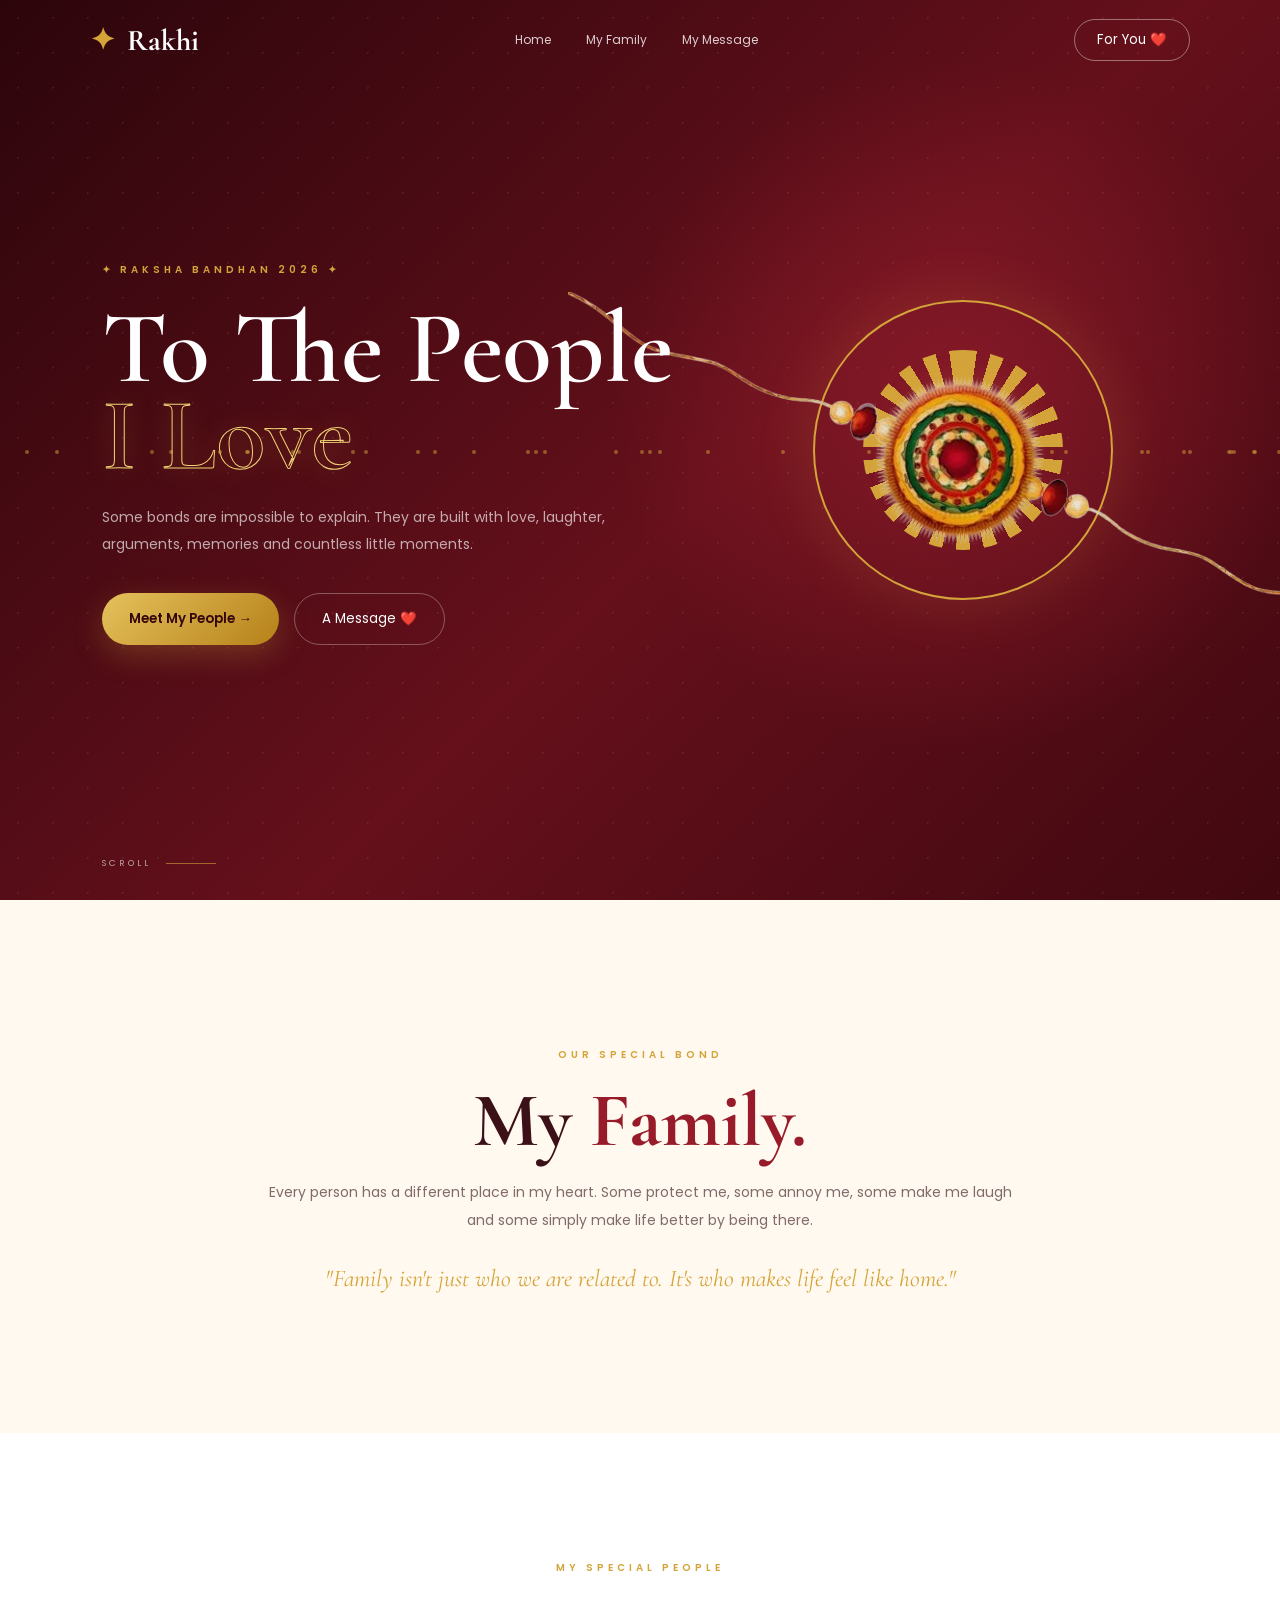
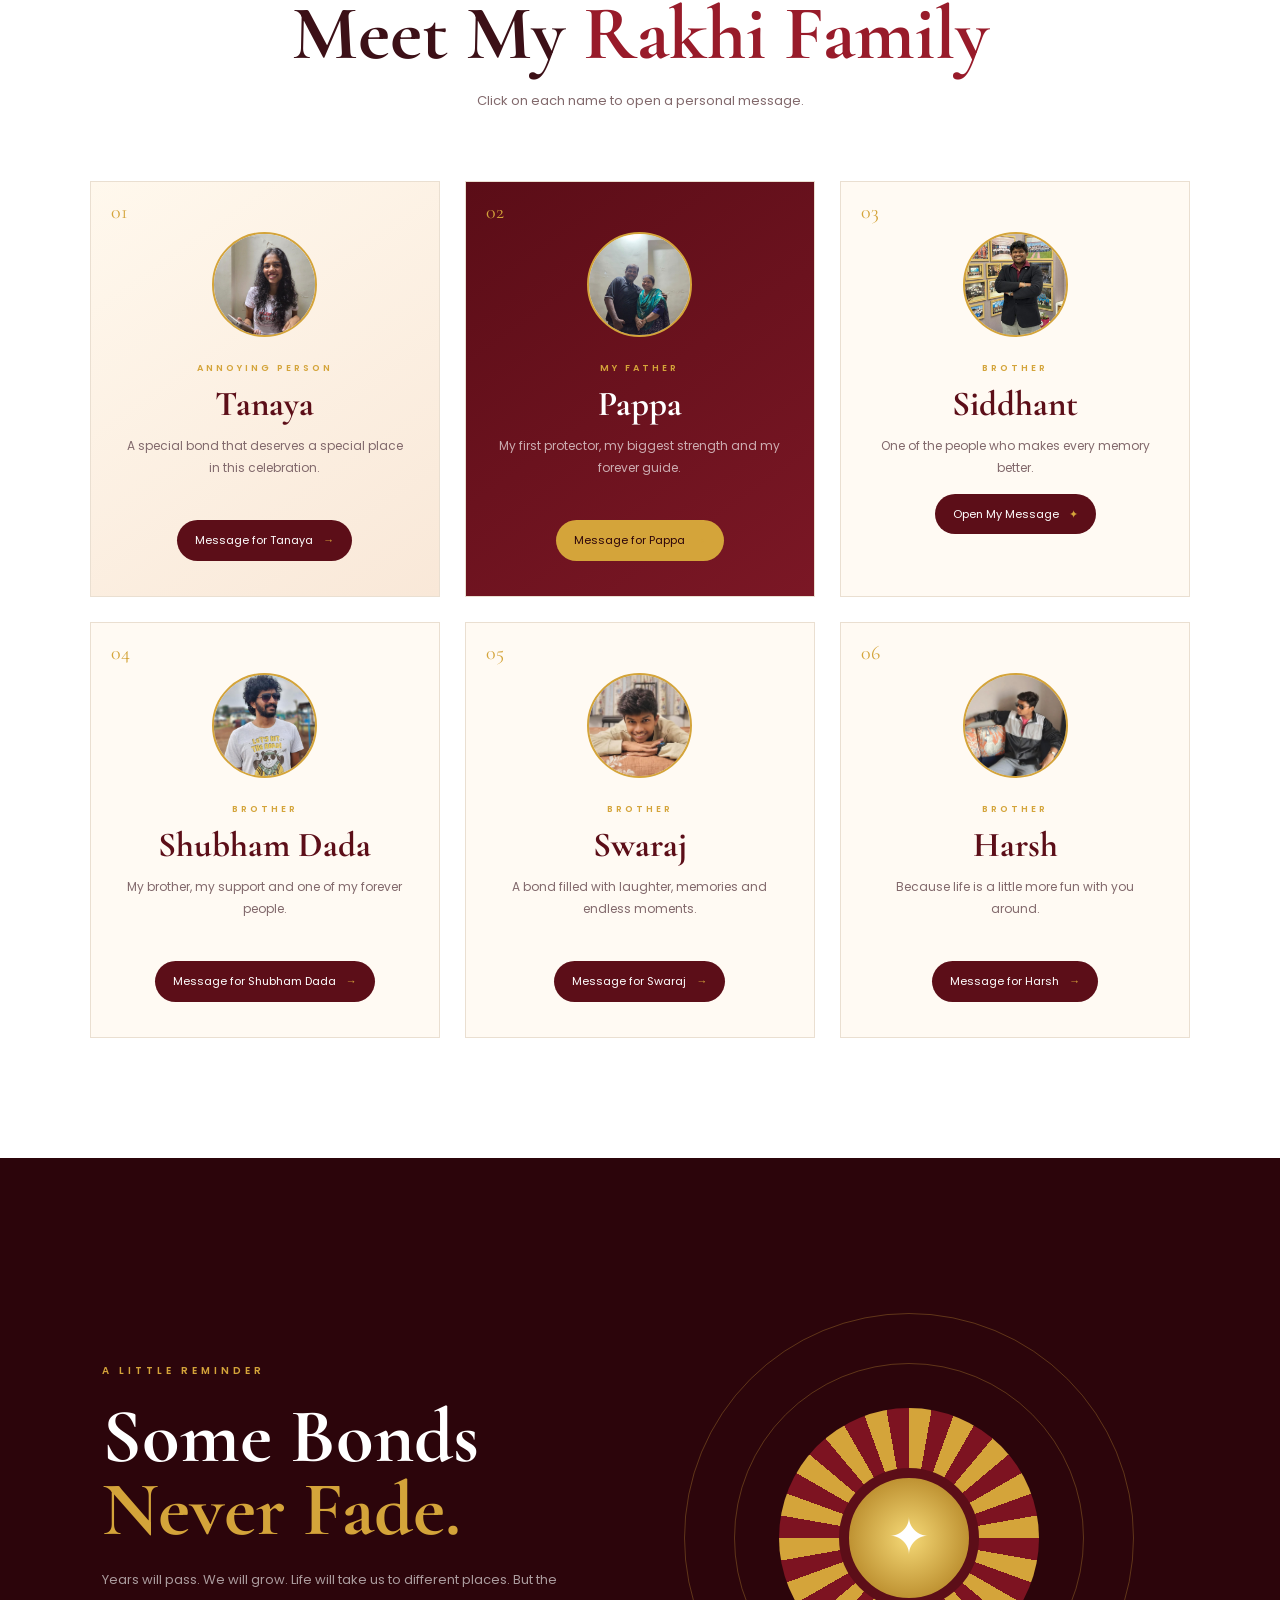
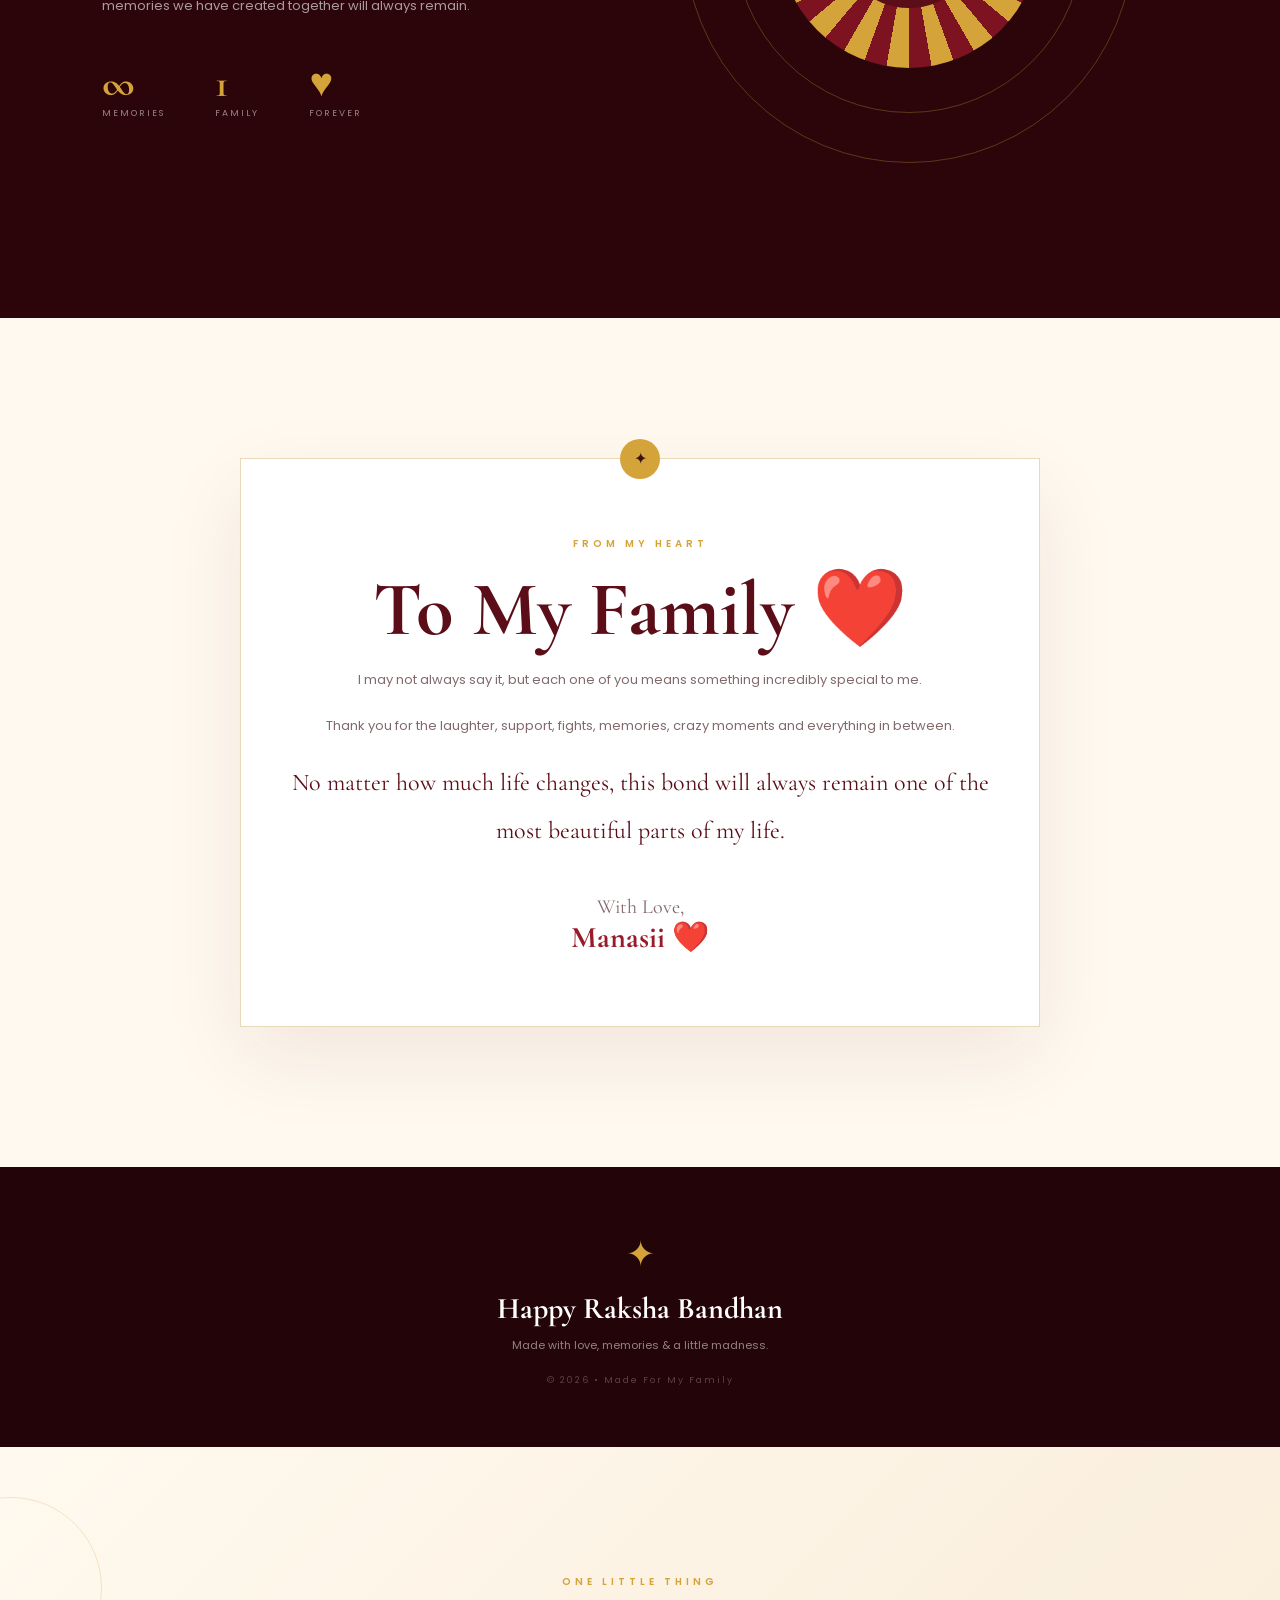
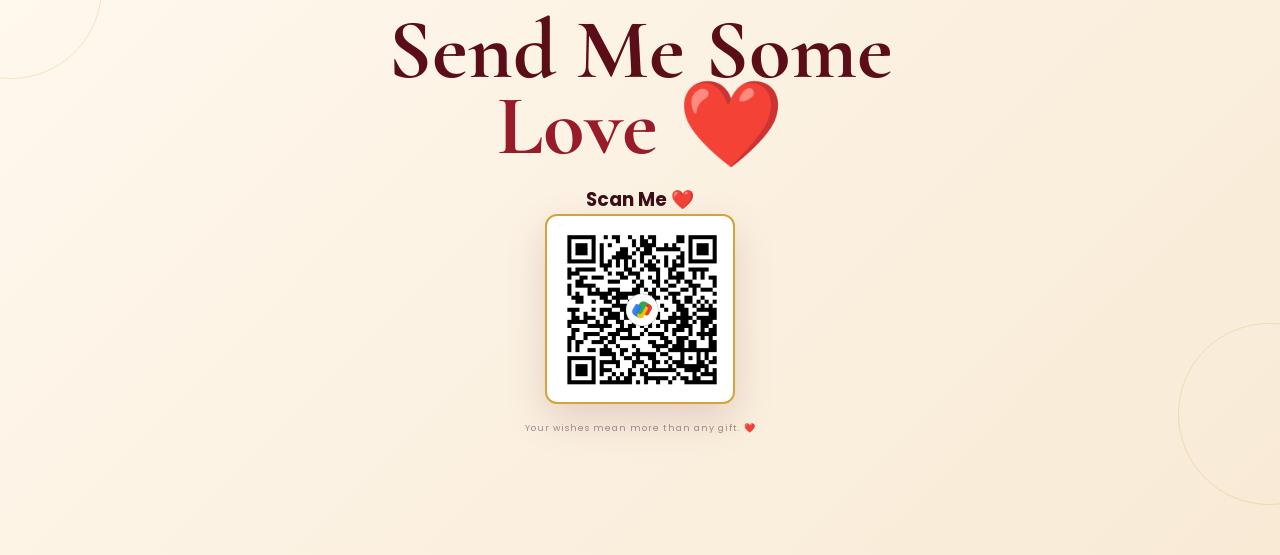
<file: index.html>
<!DOCTYPE html>
<html lang="en">

<head>
    <meta charset="UTF-8">
    <meta name="viewport" content="width=device-width, initial-scale=1.0">

    <title>For My Rakhi Family ❤️</title>

    <link rel="preconnect" href="https://fonts.googleapis.com">
    <link rel="preconnect" href="https://fonts.gstatic.com" crossorigin>

    <link
        href="https://fonts.googleapis.com/css2?family=Cormorant+Garamond:wght@400;500;600;700&family=Poppins:wght@300;400;500;600&display=swap"
        rel="stylesheet">

    <link rel="stylesheet" href="style.css">
</head>

<body>


    <!-- ================= LOADER ================= -->

    <div class="loader">

        <div class="loader-rakhi">
            ✦
        </div>

        <p>
            Preparing something special...
        </p>

    </div>



    <!-- ================= NAVBAR ================= -->

    <header class="navbar">

        <div class="logo">
            <span>✦</span>
            Rakhi
        </div>

        <nav>
            <a href="#home">Home</a>
            <a href="#family">My Family</a>
            <a href="#message">My Message</a>
        </nav>

        <button class="nav-btn" onclick="scrollToFamily()">

            For You ❤️

        </button>

    </header>



    <!-- ================= HERO ================= -->

    <section class="hero" id="home">

        <div class="particles"></div>

        <div class="hero-content reveal">

            <span class="small-title">
                ✦ Raksha Bandhan 2026 ✦
            </span>

            <h1>
                To The People
                <span>I Love</span>
            </h1>

            <p>
                Some bonds are impossible to explain.
                They are built with love, laughter,
                arguments, memories and countless
                little moments.
            </p>

            <div class="hero-buttons">

                <button class="gold-btn" onclick="scrollToFamily()">

                    Meet My People
                    <span>→</span>

                </button>

                <button class="outline-btn" onclick="openGeneralMessage()">

                    A Message ❤️

                </button>

            </div>

        </div>


        <!-- HERO RAKHI -->

        <div class="hero-rakhi">

            <div class="rakhi-outer">

                <div class="rakhi-middle">

                    <div class="rakhi-center">
                    <img src="images/rakhi.png" alt="Rakhi">
                    </div>

                </div>

            </div>

        </div>


        <div class="scroll-down">

            <span>
                Scroll
            </span>

            <div></div>

        </div>

    </section>



    <!-- ================= INTRO ================= -->

    <section class="intro reveal">

        <span class="section-label">
            OUR SPECIAL BOND
        </span>

        <h2>
            My
            <span> Family.</span>
        </h2>

        <p>
            Every person has a different place in my heart.
            Some protect me, some annoy me, some make me
            laugh and some simply make life better by
            being there.
        </p>

        <div class="quote">
            "Family isn't just who we are related to.
            It's who makes life feel like home."
        </div>

    </section>



    <!-- ================= FAMILY ================= -->

    <section class="family-section" id="family">

        <div class="section-heading reveal">

            <span class="section-label">
                MY SPECIAL PEOPLE
            </span>

            <h2>
                Meet My
                <span>Rakhi Family</span>
            </h2>

            <p>
                Click on each name to open a personal message.
            </p>

        </div>


        <div class="family-container">
    <!-- ================= TANAYA ================= -->
    
    <div class="person-card tanaya-card reveal">
    
        <div class="person-number">
            01
        </div>
    
        <div class="person-photo">
         <img src="images/bro/tanu.jpeg" >
               
        </div>
    
        <span class="person-type">
            ANNOYING PERSON
        </span>
    
        <h3>
            Tanaya
        </h3>
    
        <p>
            A special bond that deserves
            a special place in this celebration.
        </p>
    
        <button class="message-btn" onclick="openMessage('tanaya')">
    
            Message for Tanaya
            <span>→</span>
    
        </button>
    
    </div>
<!-- ================= FATHER ================= -->

<div class="person-card father-card reveal">

    <div class="person-number">
        02
    </div>

    <div class="person-photo">
         <img src="images/bro/pappa.jpeg" style="height: 105px; width: 105px; border-radius: 50px;">
           
    </div>

    <span class="person-type">
        MY FATHER
    </span>

    <h3>
        Pappa
    </h3>

    <p>
        My first protector,
        my biggest strength
        and my forever guide.
    </p>

    <button class="message-btn" onclick="openMessage('father')">

        Message for Pappa
        <span>→</span>

    </button>

</div>


     

            <!-- ================= SIDDHANT ================= -->

            <div class="person-card reveal">

                <div class="person-number">
                    03
                </div>

                <div class="person-photo">
                    <img src="images/bro/siddha.jfif" style="height: 105px; width: 105px; border-radius: 50px;">
                </div>

                <span class="person-type">
                    BROTHER
                </span>

                <h3>
                    Siddhant
                </h3>

                <p>
                    One of the people who makes
                    every memory better.
                </p>
<!-- 
                <button class="message-btn" onclick="openMessage('siddhant')">

                    Message for Siddhant
                    <span>→</span>

                </button> -->
<a href="sidhhant.html" class="message-btn">
    Open My Message
    <span>✦</span>
</a>
            </div>


    <!-- ================= Shubham Dada ================= -->
    
    <div class="person-card reveal">
    
        <div class="person-number">
            04
        </div>
    
        <div class="person-photo">
            <img src="images/bro/shubham.jpg" style="height: 105px; width: 105px; border-radius: 50px;">
           
        </div>
    
        <span class="person-type">
            BROTHER
        </span>
    
        <h3>
            Shubham Dada
        </h3>
    
        <p>
            My brother, my support
            and one of my forever people.
        </p>
    
        <button class="message-btn" onclick="openMessage('Shubham Dada')">
    
            Message for Shubham Dada
            <span>→</span>
    
        </button>
    
    </div>

            <!-- ================= SWARAJ ================= -->

            <div class="person-card reveal">

                <div class="person-number">
                    05
                </div>

                <div class="person-photo">
                     <img src="images/bro/swaraj.jpeg" style="height: 105px; width: 105px; border-radius: 50px;">
           
                </div>

                <span class="person-type">
                    BROTHER
                </span>

                <h3>
                    Swaraj
                </h3>

                <p>
                    A bond filled with laughter,
                    memories and endless moments.
                </p>

                <button class="message-btn" onclick="openMessage('swaraj')">

                    Message for Swaraj
                    <span>→</span>

                </button>

            </div>



            <!-- ================= HARSH ================= -->

            <div class="person-card reveal">

                <div class="person-number">
                    06
                </div>

                <div class="person-photo">
                   <img src="images/bro/harsh.jpeg" style="height: 105px; width: 105px; border-radius: 50px;">
           
                </div>

                <span class="person-type">
                    BROTHER
                </span>

                <h3>
                    Harsh
                </h3>

                <p>
                    Because life is a little more
                    fun with you around.
                </p>

                <button class="message-btn" onclick="openMessage('harsh')">

                    Message for Harsh
                    <span>→</span>

                </button>

            </div>

<!-- <div class="person-card reveal">

    <span class="person-number">07</span>

    <div class="person-photo">
        🎁
    </div>

    <span class="person-type">
        FOR MY BROTHER
    </span>

    <h3>Jimit</h3>

    <p>
        Another beautiful bond, another collection
        of memories and laughs. ❤️
    </p>

    <button class="message-btn" onclick="openMessage('jimit')">
        Open My Message
        <span>✦</span>
    </button>

</div> -->

         


        
        </div>

    </section>



    <!-- ================= MEMORY ================= -->

    <section class="memory-section">

        <div class="memory-content reveal">

            <div class="memory-text">

                <span class="section-label">
                    A LITTLE REMINDER
                </span>

                <h2>
                    Some Bonds
                    <span>Never Fade.</span>
                </h2>

                <p>
                    Years will pass. We will grow.
                    Life will take us to different places.
                    But the memories we have created
                    together will always remain.
                </p>

                <div class="memory-stats">

                    <div>
                        <strong>∞</strong>
                        <span>Memories</span>
                    </div>

                    <div>
                        <strong>1</strong>
                        <span>Family</span>
                    </div>

                    <div>
                        <strong>♥</strong>
                        <span>Forever</span>
                    </div>

                </div>

            </div>


            <div class="memory-rakhi">

                <div class="big-rakhi">

                    <div class="big-rakhi-center">
                        ✦
                    </div>

                </div>

                <div class="ring ring-one"></div>

                <div class="ring ring-two"></div>

            </div>

        </div>

    </section>



    <!-- ================= FINAL MESSAGE ================= -->

    <section class="message-section" id="message">

        <div class="message-box reveal">

            <div class="message-decoration">
                ✦
            </div>

            <span class="section-label">
                FROM MY HEART
            </span>

            <h2>
                To My Family ❤️
            </h2>

            <p>
                I may not always say it,
                but each one of you means
                something incredibly special to me.
            </p>

            <p>
                Thank you for the laughter,
                support, fights, memories,
                crazy moments and everything
                in between.
            </p>

            <p class="special-message">
                No matter how much life changes,
                this bond will always remain
                one of the most beautiful parts
                of my life.
            </p>

            <div class="signature">

                With Love,

                <strong>
                    Manasii ❤️
                </strong>

            </div>

        </div>

    </section>



    <!-- ================= FOOTER ================= -->

    <footer>

        <div class="footer-rakhi">
            ✦
        </div>

        <h3>
            Happy Raksha Bandhan
        </h3>

        <p>
            Made with love, memories & a little madness.
        </p>

        <span>
            © 2026 • Made For My Family
        </span>

    </footer>



    <!-- ================= MESSAGE MODAL ================= -->

    <div class="message-modal" id="messageModal">

        <div class="message-modal-card">

            <button class="close-modal" onclick="closeMessage()">

                ×

            </button>


            <div class="modal-rakhi">

                <div>
                    ✦
                </div>

            </div>


            <span class="modal-label" id="modalLabel">

                FOR YOU

            </span>


            <h2 id="modalName">
                Shubham Dada
            </h2>


            <div class="modal-line"></div>


            <p id="modalMessage">
                Message goes here...
            </p>


            <div class="modal-signature">
                With Love ❤️
                <strong>Manasii</strong>
            </div>


            <button class="gold-btn modal-close-btn" onclick="closeMessage()">

                Keep This Message ❤️

            </button>

        </div>

    </div>
<!-- ========================================
     COUSINS MEMORIES
======================================== -->



    <section class="love-section">
    
        <div class="love-content">
    
            <span class="section-label">
                ONE LITTLE THING
            </span>
    
            <h2>
                Send Me Some
                <span>Love ❤️</span>
            </h2>
    
           
    
            
    
    
       
    
    
            <!-- UPI PAYMENT -->
            <div class="qr-love-card">
    
                <div class="qr-text">
    
                  
    
                    <h3>
                        Scan Me
                        <span>❤️</span>
                    </h3>
    
    
               
    
                
    
                </div>
    
    
                <!-- YOUR QR IMAGE -->
                <div class="qr-wrapper">
    
                    <div class="qr-frame">
    
                        <img src="images/qr.png" alt="UPI QR Code for Rakhi gift">
    
                    </div>
    
               
    
                </div>
    
            </div>
    
    
            <small>
                Your wishes mean more than any gift. ❤️
            </small>
    
        </div>
    
    </section>


    <script src="script.js"></script>
<!-- ========================================
     SEND ME LOVE
======================================== -->





</body>

</html>
</file>
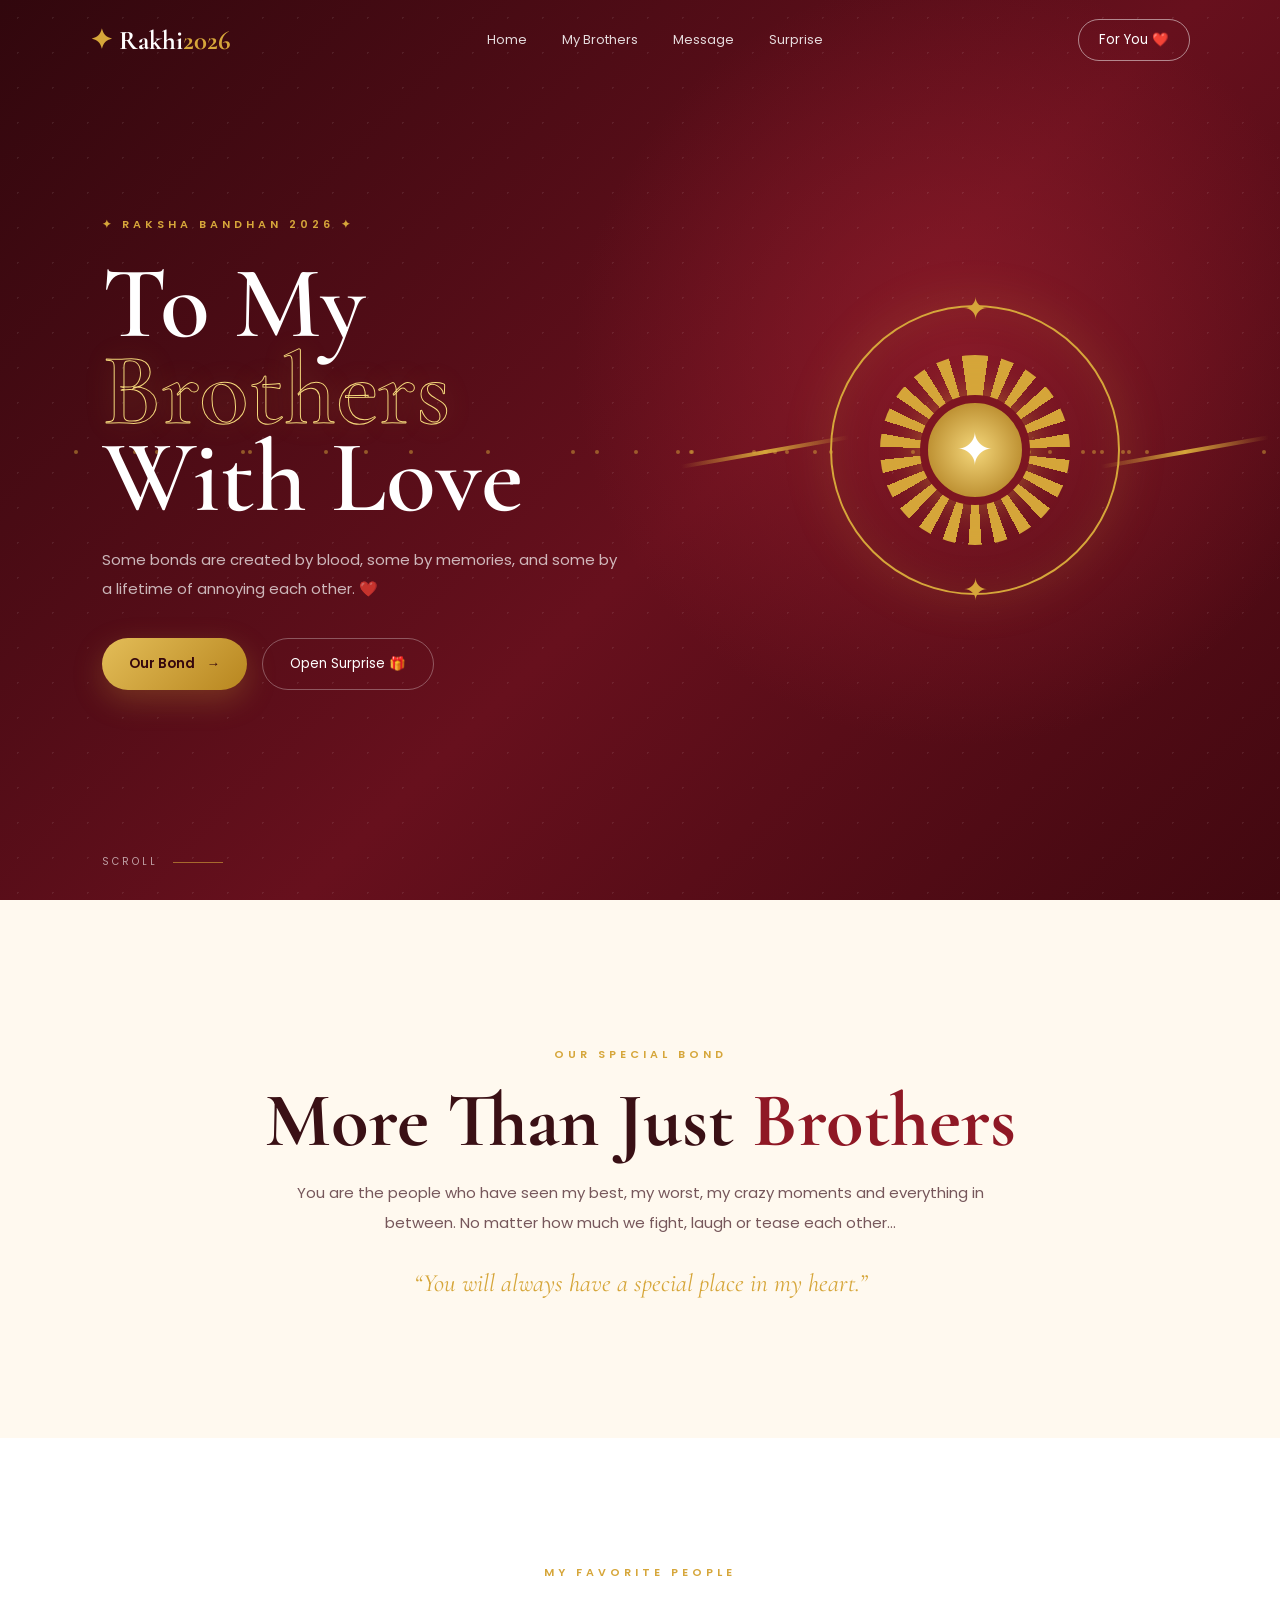
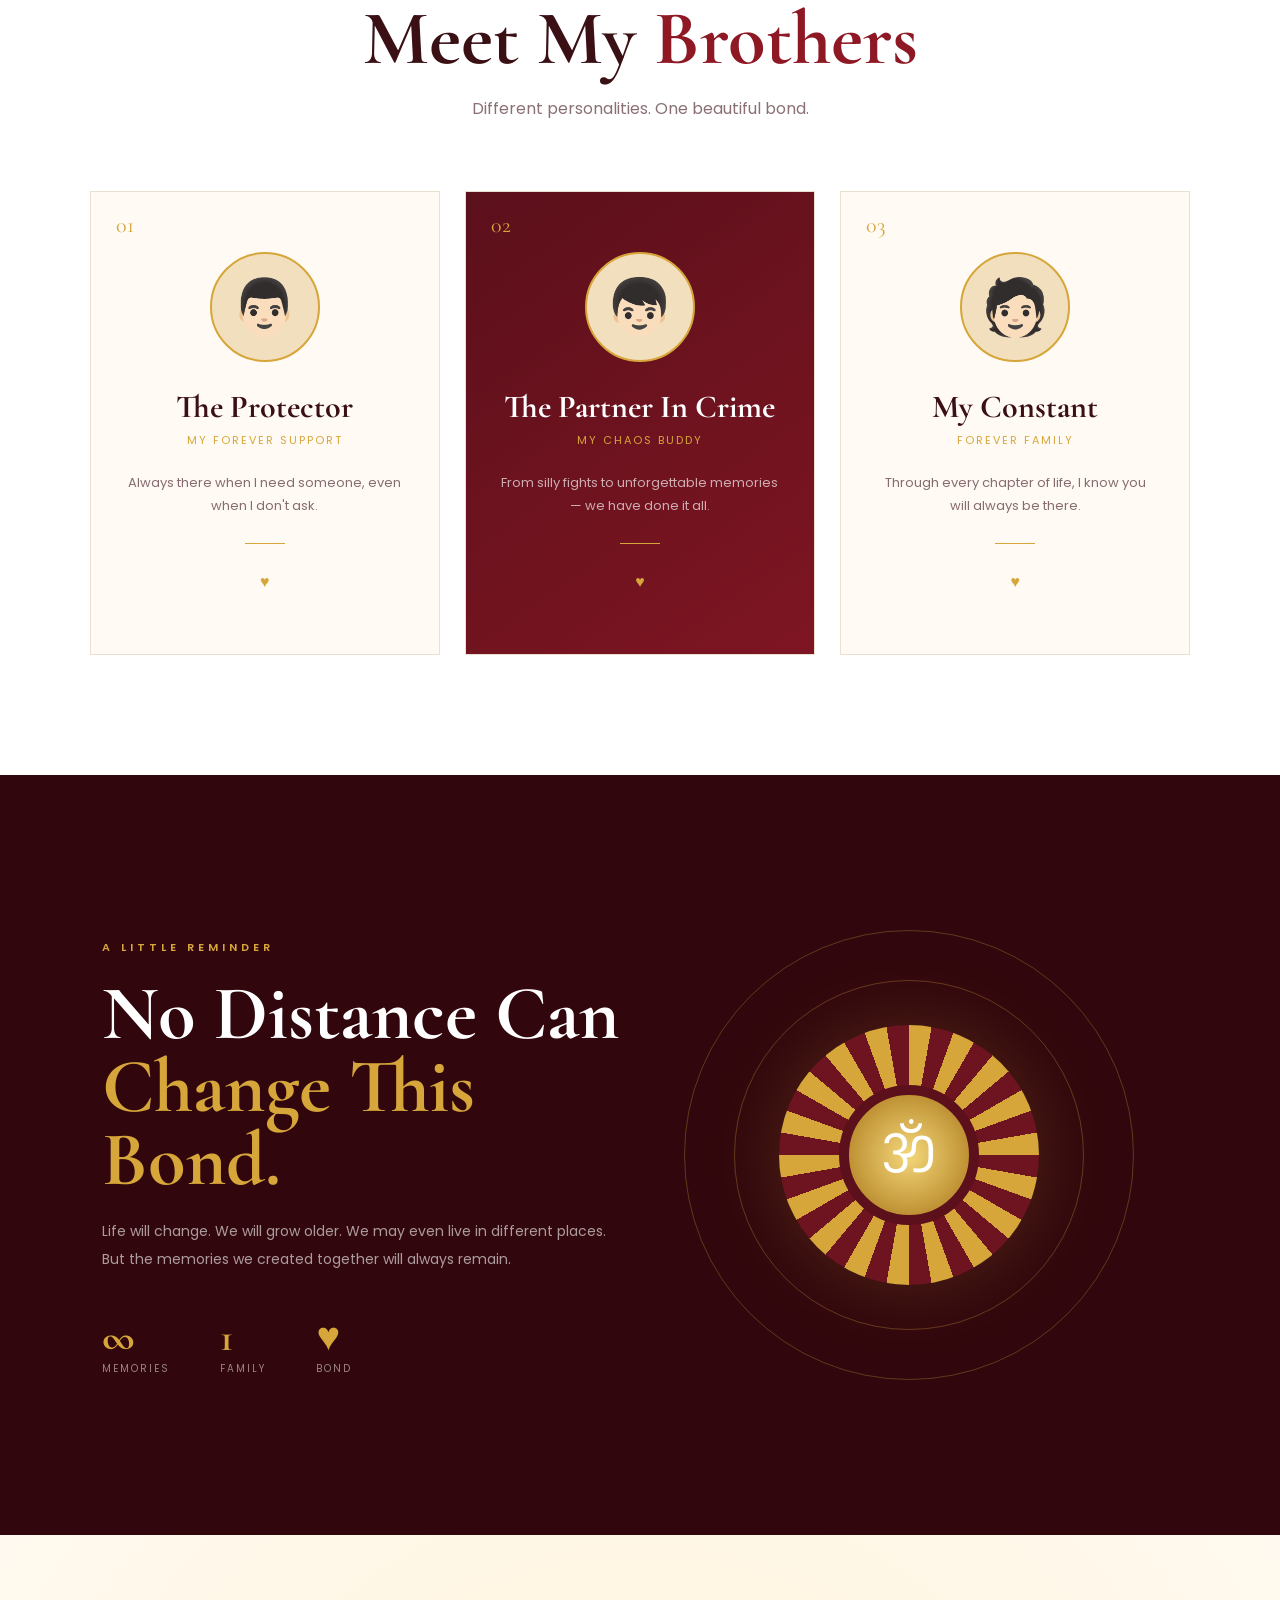
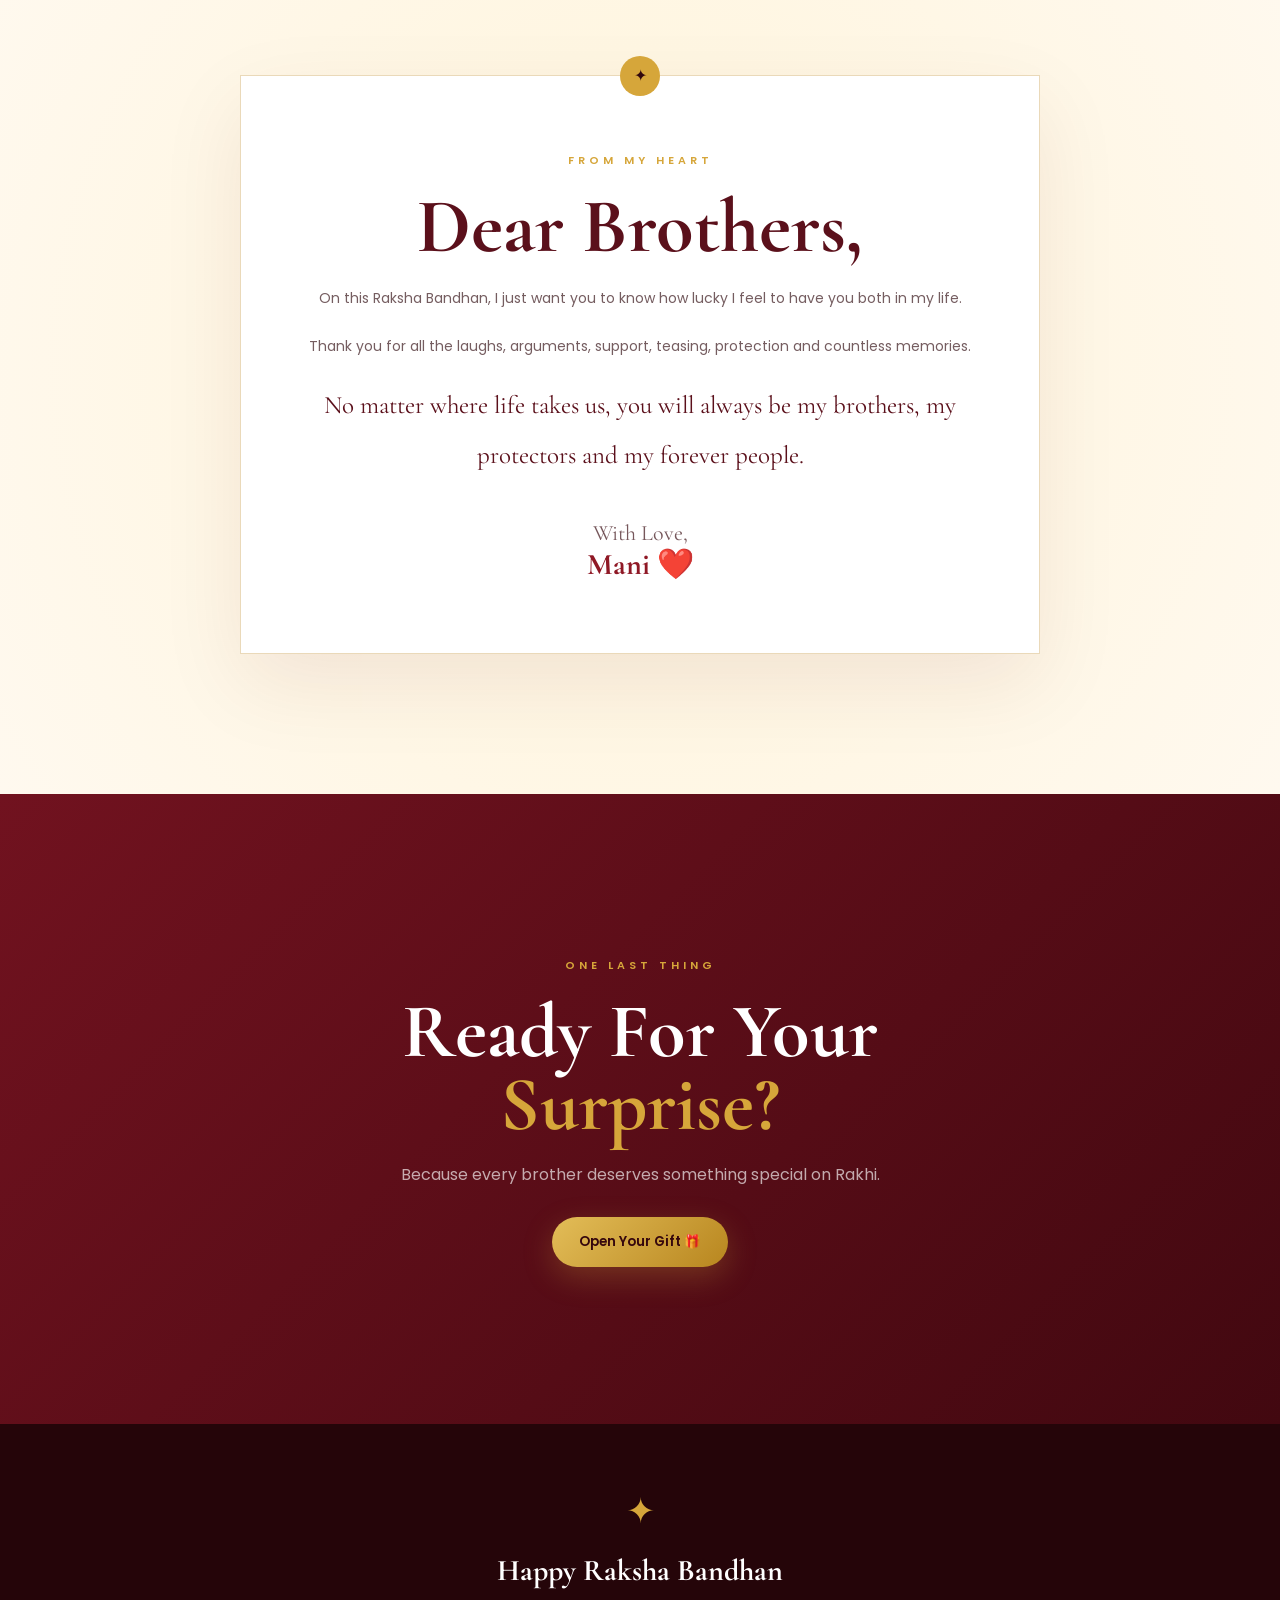
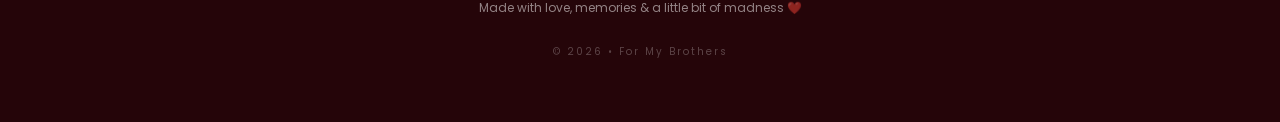
<file: old/index.html>
<!DOCTYPE html>
<html lang="en">
<head>
    <meta charset="UTF-8">
    <meta name="viewport" content="width=device-width, initial-scale=1.0">

    <title>Happy Raksha Bandhan ❤️</title>

    <link rel="preconnect" href="https://fonts.googleapis.com">
    <link rel="preconnect" href="https://fonts.gstatic.com" crossorigin>

    <link href="https://fonts.googleapis.com/css2?family=Cormorant+Garamond:wght@400;500;600;700&family=Poppins:wght@300;400;500;600&display=swap" rel="stylesheet">

    <link rel="stylesheet" href="style.css">
</head>

<body>

    <!-- ================= PRELOADER ================= -->

    <div class="loader">
        <div class="loader-rakhi"></div>
        <p>Preparing something special...</p>
    </div>


    <!-- ================= NAVBAR ================= -->

    <header class="navbar">

        <div class="logo">
            <span>✦</span>
            Rakhi<span>2026</span>
        </div>

        <nav>
            <a href="#home">Home</a>
            <a href="#brothers">My Brothers</a>
            <a href="#message">Message</a>
            <a href="#surprise">Surprise</a>
        </nav>

        <button class="nav-btn" onclick="scrollToMessage()">
            For You ❤️
        </button>

    </header>


    <!-- ================= HERO ================= -->

    <section class="hero" id="home">

        <div class="particles"></div>

        <div class="hero-content reveal">

            <span class="small-title">
                ✦ Raksha Bandhan 2026 ✦
            </span>

            <h1>
                To My
                <span>Brothers</span>
                With Love
            </h1>

            <p>
                Some bonds are created by blood,
                some by memories, and some by a lifetime
                of annoying each other. ❤️
            </p>

            <div class="hero-buttons">

                <button class="gold-btn" onclick="scrollToBrothers()">
                    Our Bond
                    <span>→</span>
                </button>

                <button class="outline-btn" onclick="showSurprise()">
                    Open Surprise 🎁
                </button>

            </div>

        </div>


        <!-- RAKHI -->

        <div class="hero-rakhi">

            <div class="rakhi-outer">
                <div class="rakhi-middle">
                    <div class="rakhi-center">
                        ✦
                    </div>
                </div>
            </div>

            <div class="rakhi-thread left"></div>
            <div class="rakhi-thread right"></div>

        </div>


        <div class="scroll-down">
            <span>Scroll</span>
            <div></div>
        </div>

    </section>



    <!-- ================= INTRO ================= -->

    <section class="intro reveal">

        <span class="section-label">
            OUR SPECIAL BOND
        </span>

        <h2>
            More Than Just
            <span>Brothers</span>
        </h2>

        <p>
            You are the people who have seen my best,
            my worst, my crazy moments and everything
            in between. No matter how much we fight,
            laugh or tease each other...
        </p>

        <div class="quote">
            “You will always have a special place in my heart.”
        </div>

    </section>



    <!-- ================= BROTHERS ================= -->

    <section class="brothers-section" id="brothers">

        <div class="section-heading reveal">

            <span class="section-label">
                MY FAVORITE PEOPLE
            </span>

            <h2>
                Meet My
                <span>Brothers</span>
            </h2>

            <p>
                Different personalities.
                One beautiful bond.
            </p>

        </div>


        <div class="brothers-container">

            <!-- BROTHER 1 -->

            <div class="brother-card reveal">

                <div class="card-glow"></div>

                <div class="brother-number">
                    01
                </div>

                <div class="brother-avatar">
                    👨🏻
                </div>

                <h3>
                    The Protector
                </h3>

                <span class="brother-role">
                    My Forever Support
                </span>

                <p>
                    Always there when I need someone,
                    even when I don't ask.
                </p>

                <div class="card-line"></div>

                <span class="heart">
                    ♥
                </span>

            </div>


            <!-- BROTHER 2 -->

            <div class="brother-card featured reveal">

                <div class="card-glow"></div>

                <div class="brother-number">
                    02
                </div>

                <div class="brother-avatar">
                    👦🏻
                </div>

                <h3>
                    The Partner In Crime
                </h3>

                <span class="brother-role">
                    My Chaos Buddy
                </span>

                <p>
                    From silly fights to unforgettable
                    memories — we have done it all.
                </p>

                <div class="card-line"></div>

                <span class="heart">
                    ♥
                </span>

            </div>


            <!-- BROTHER 3 -->

            <div class="brother-card reveal">

                <div class="card-glow"></div>

                <div class="brother-number">
                    03
                </div>

                <div class="brother-avatar">
                    🧑🏻
                </div>

                <h3>
                    My Constant
                </h3>

                <span class="brother-role">
                    Forever Family
                </span>

                <p>
                    Through every chapter of life,
                    I know you will always be there.
                </p>

                <div class="card-line"></div>

                <span class="heart">
                    ♥
                </span>

            </div>

        </div>

    </section>



    <!-- ================= MEMORY SECTION ================= -->

    <section class="memory">

        <div class="memory-content reveal">

            <div class="memory-left">

                <span class="section-label">
                    A LITTLE REMINDER
                </span>

                <h2>
                    No Distance Can
                    <span>Change This Bond.</span>
                </h2>

                <p>
                    Life will change.
                    We will grow older.
                    We may even live in different places.
                    But the memories we created together
                    will always remain.
                </p>

                <div class="memory-points">

                    <div>
                        <strong>∞</strong>
                        <span>Memories</span>
                    </div>

                    <div>
                        <strong>1</strong>
                        <span>Family</span>
                    </div>

                    <div>
                        <strong>♥</strong>
                        <span>Bond</span>
                    </div>

                </div>

            </div>


            <div class="memory-rakhi">

                <div class="big-rakhi">
                    <div class="big-rakhi-center">
                        ॐ
                    </div>
                </div>

                <div class="ring ring-one"></div>
                <div class="ring ring-two"></div>

            </div>

        </div>

    </section>



    <!-- ================= MESSAGE ================= -->

    <section class="message-section" id="message">

        <div class="message-box reveal">

            <div class="message-decoration">
                ✦
            </div>

            <span class="section-label">
                FROM MY HEART
            </span>

            <h2>
                Dear Brothers,
            </h2>

            <p>
                On this Raksha Bandhan, I just want you
                to know how lucky I feel to have you both
                in my life.
            </p>

            <p>
                Thank you for all the laughs,
                arguments, support, teasing,
                protection and countless memories.
            </p>

            <p class="special-message">
                No matter where life takes us,
                you will always be my brothers,
                my protectors and my forever people.
            </p>

            <div class="signature">
                With Love,
                <strong>Mani ❤️</strong>
            </div>

        </div>

    </section>



    <!-- ================= SURPRISE ================= -->

    <section class="surprise-section" id="surprise">

        <div class="surprise-content reveal">

            <span class="section-label">
                ONE LAST THING
            </span>

            <h2>
                Ready For Your
                <span>Surprise?</span>
            </h2>

            <p>
                Because every brother deserves
                something special on Rakhi.
            </p>

            <button class="gold-btn surprise-btn" onclick="showSurprise()">
                Open Your Gift 🎁
            </button>

        </div>

    </section>



    <!-- ================= FOOTER ================= -->

    <footer>

        <div class="footer-rakhi">
            ✦
        </div>

        <h3>
            Happy Raksha Bandhan
        </h3>

        <p>
            Made with love, memories & a little bit of madness ❤️
        </p>

        <span>
            © 2026 • For My Brothers
        </span>

    </footer>



    <!-- ================= POPUP ================= -->

    <div class="popup" id="popup">

        <div class="popup-card">

            <button class="close-popup" onclick="closeSurprise()">
                ×
            </button>

            <div class="gift-icon">
                🎁
            </div>

            <span class="section-label">
                SURPRISE
            </span>

            <h2>
                You Are Stuck
                With Me Forever! ❤️
            </h2>

            <p>
                No returns.
                No exchanges.
                No cancellation.
                Lifetime sibling subscription activated. 😎
            </p>

            <div class="popup-rakhi">
                ✦
            </div>

            <button class="gold-btn" onclick="closeSurprise()">
                Deal! 🤝
            </button>

        </div>

    </div>


    <script src="script.js"></script>

</body>
</html>
</file>
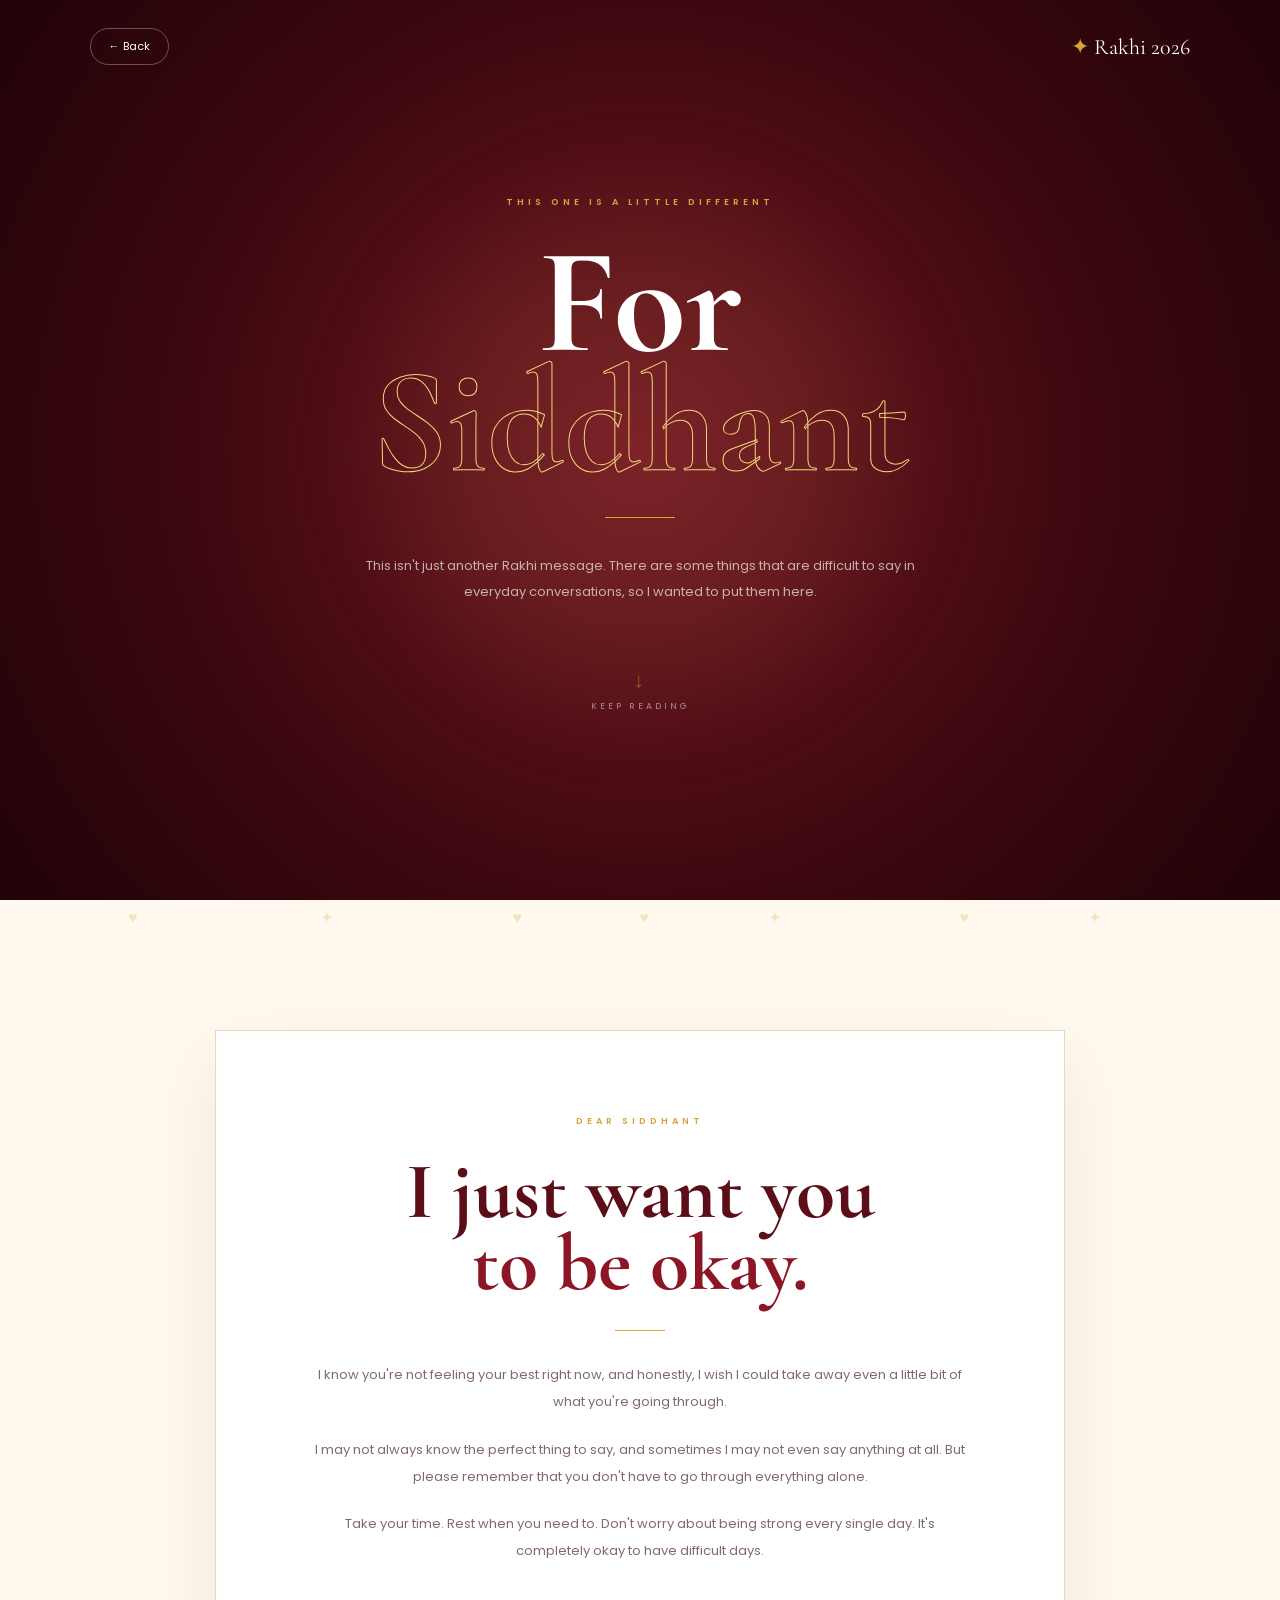
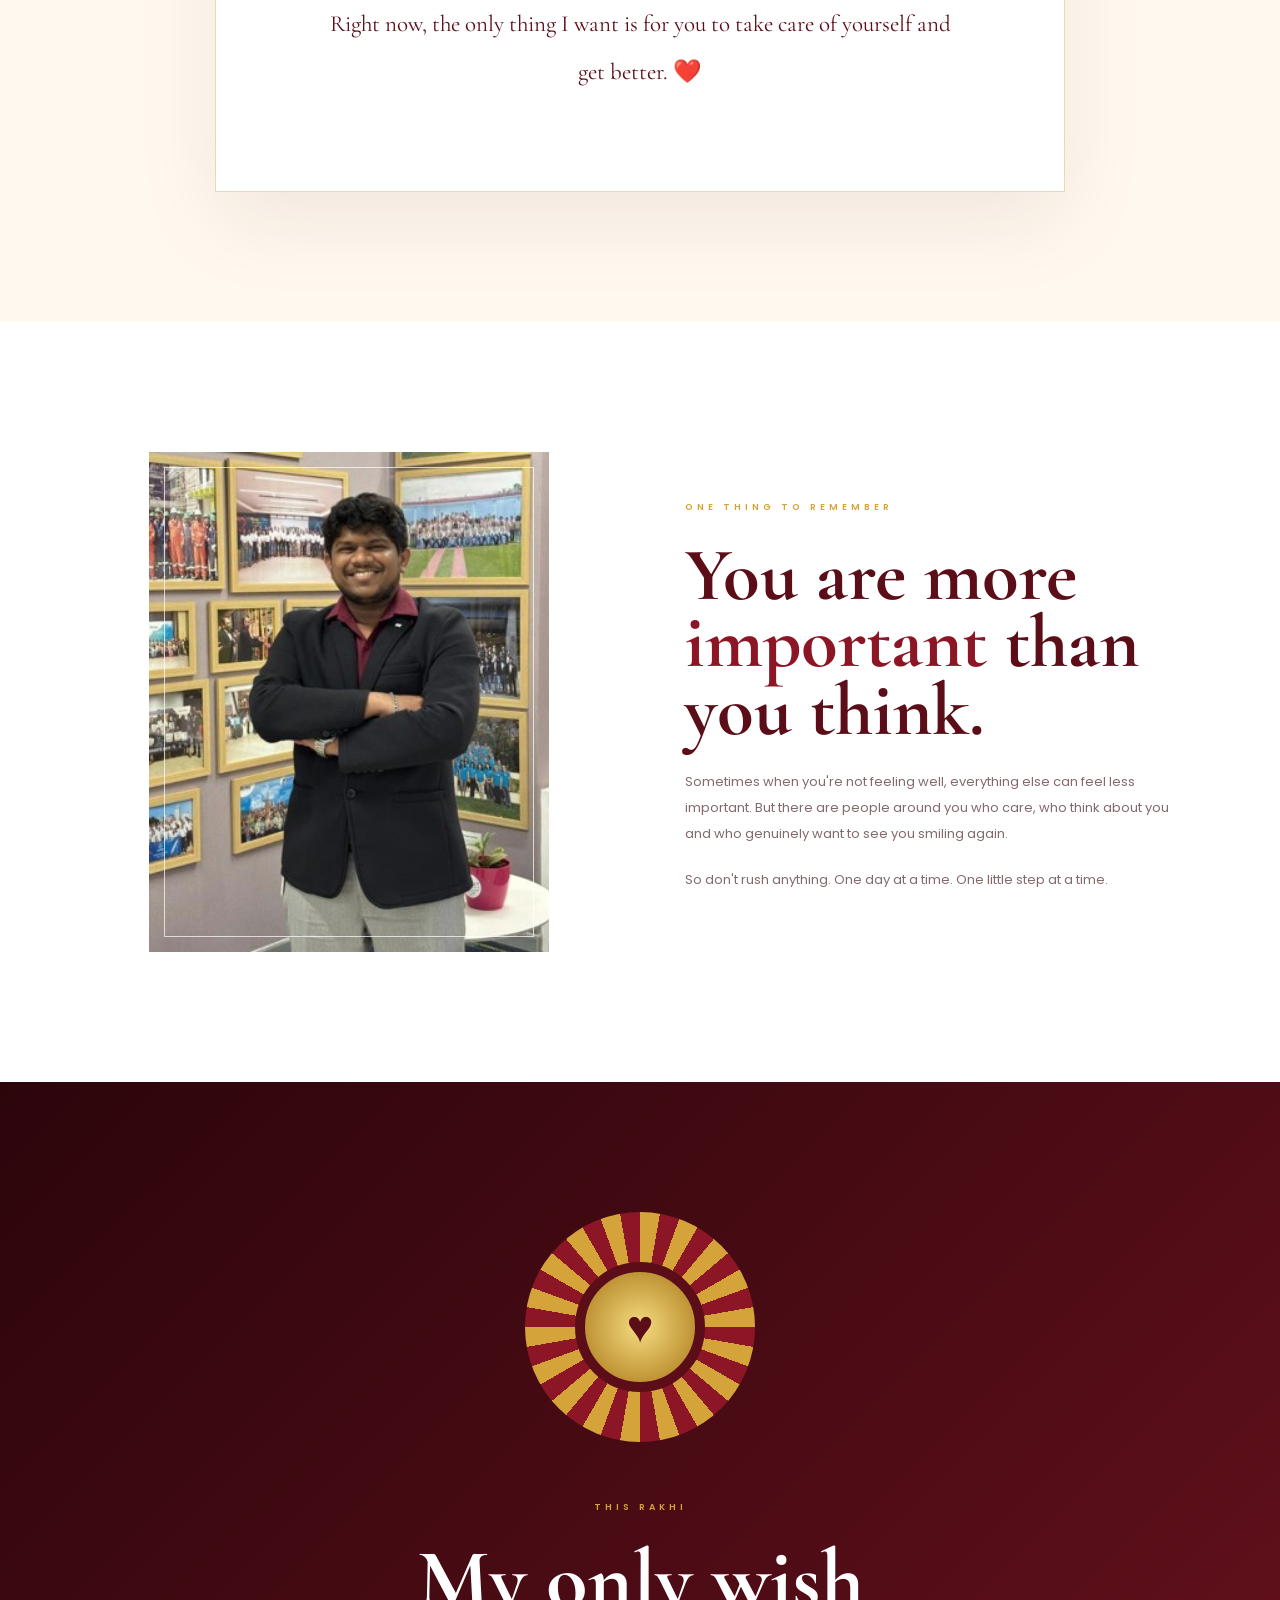
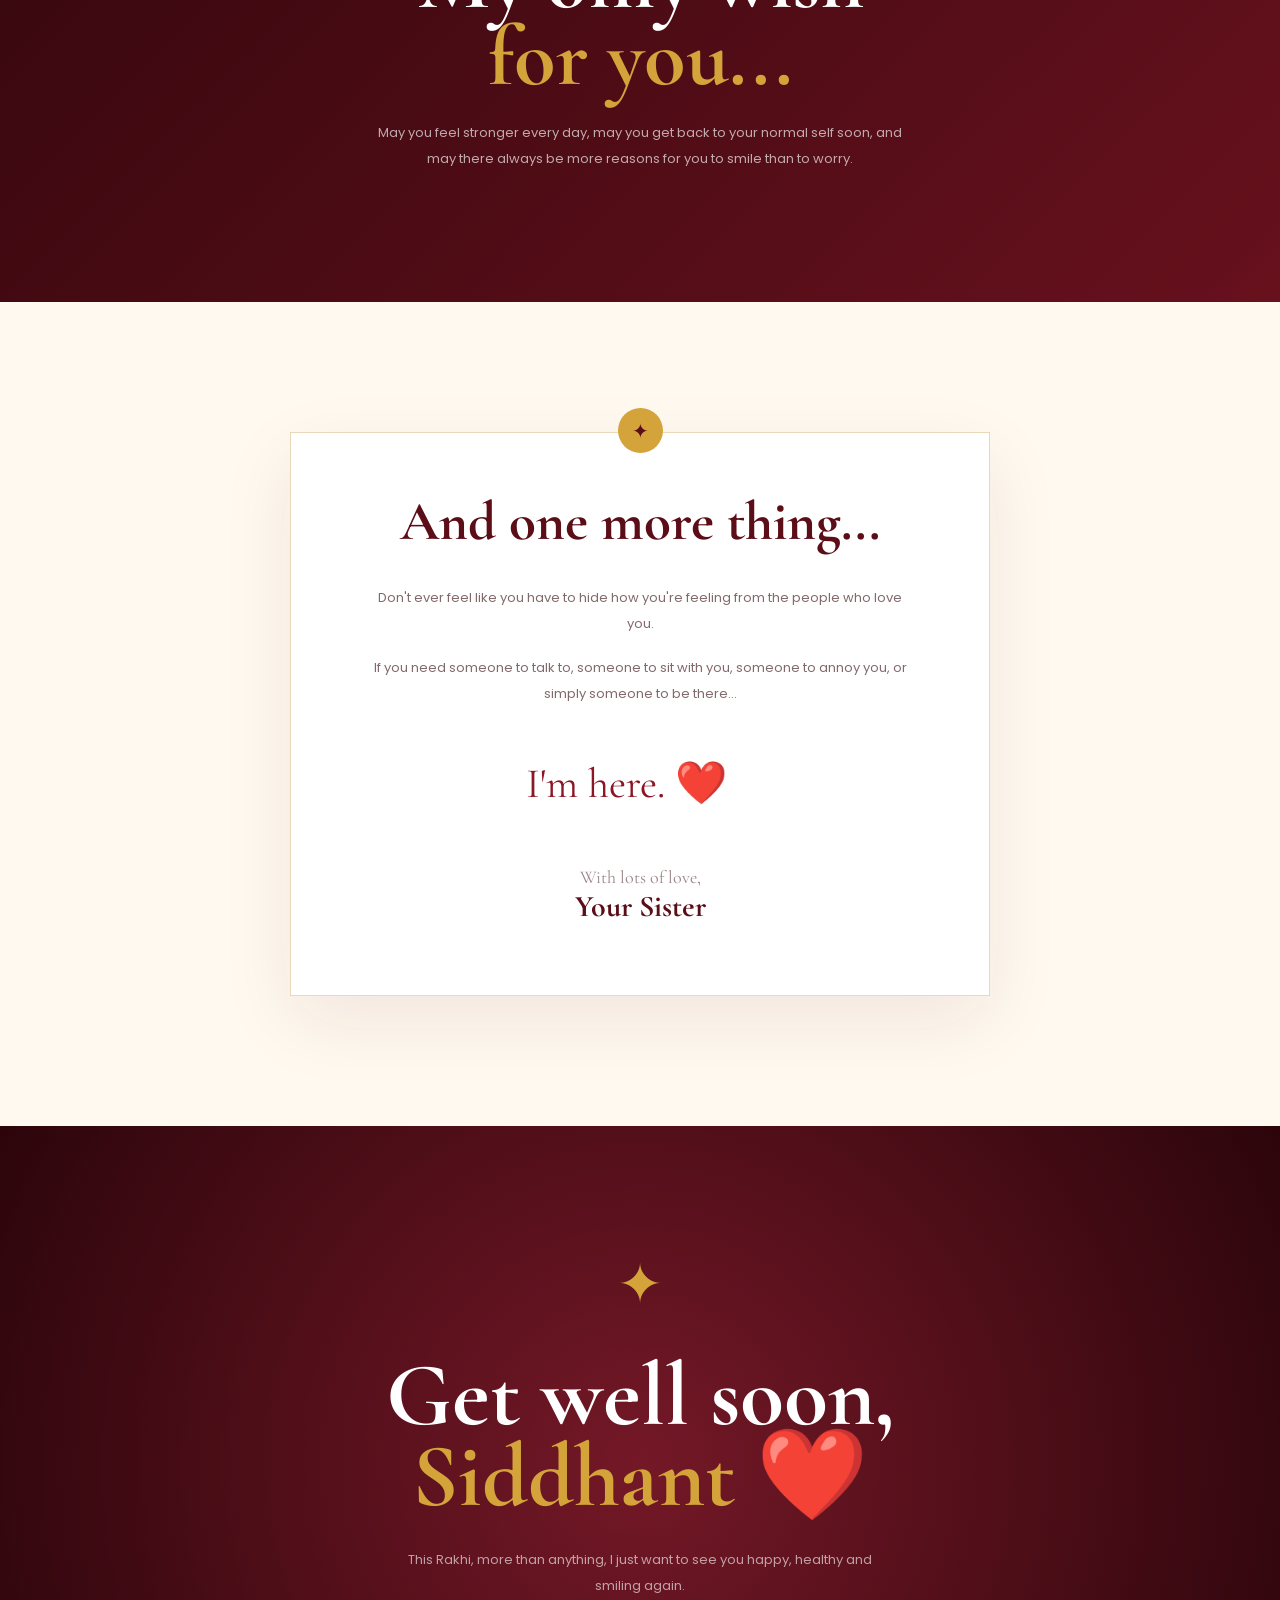
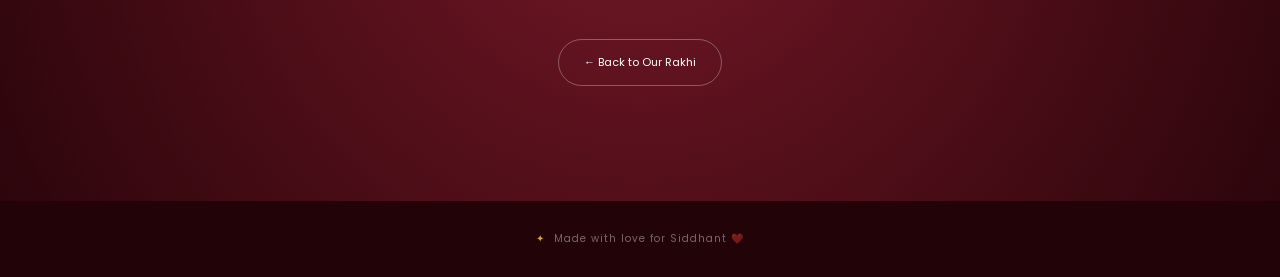
<file: sidhhant.html>
<!DOCTYPE html>
<html lang="en">

<head>
    <meta charset="UTF-8">

    <meta
        name="viewport"
        content="width=device-width, initial-scale=1.0"
    >

    <title>For Siddhant ❤️ | Happy Raksha Bandhan</title>

    <!-- Google Fonts -->
    <link rel="preconnect" href="https://fonts.googleapis.com">

    <link
        href="https://fonts.googleapis.com/css2?family=Cormorant+Garamond:wght@400;500;600;700&family=Poppins:wght@300;400;500;600&display=swap"
        rel="stylesheet"
    >

    <link
        rel="stylesheet"
        href="siddhant.css"
    >
</head>

<body>


    <!-- ========================================
         FLOATING HEARTS
    ======================================== -->

    <div class="hearts">

        <span>♥</span>
        <span>✦</span>
        <span>♥</span>
        <span>✦</span>
        <span>♥</span>
        <span>✦</span>
        <span>♥</span>

    </div>


    <!-- ========================================
         NAVBAR
    ======================================== -->

    <header class="s-nav">

        <a href="index.html" class="back-btn">
            ← Back
        </a>

        <div class="s-logo" >
            <span>✦</span>
            Rakhi 2026
        </div>

    </header>


    <!-- ========================================
         HERO
    ======================================== -->

    <section class="s-hero">

        <div class="hero-glow"></div>

        <div class="hero-content">

            <span class="eyebrow">
                THIS ONE IS A LITTLE DIFFERENT
            </span>

            <h1>
                For
                <span>Siddhant</span>
            </h1>

            <div class="gold-line"></div>

            <p class="hero-intro">
                This isn't just another Rakhi message.
                There are some things that are difficult
                to say in everyday conversations,
                so I wanted to put them here.
            </p>

            <div class="scroll-hint">
                <span>↓</span>
                Keep reading
            </div>

        </div>

    </section>


    <!-- ========================================
         MAIN MESSAGE
    ======================================== -->

    <section class="heart-section">

        <div class="heart-card">

            <span class="small-label">
                DEAR SIDDHANT
            </span>

            <h2>
                I just want you
                <span>to be okay.</span>
            </h2>

            <div class="message-line"></div>

            <p>
                I know you're not feeling your best right now,
                and honestly, I wish I could take away even
                a little bit of what you're going through.
            </p>

            <p>
                I may not always know the perfect thing to say,
                and sometimes I may not even say anything at all.
                But please remember that you don't have to
                go through everything alone.
            </p>

            <p>
                Take your time.
                Rest when you need to.
                Don't worry about being strong every single day.
                It's completely okay to have difficult days.
            </p>

            <p class="highlight-message">
                Right now, the only thing I want is for you
                to take care of yourself and get better. ❤️
            </p>

        </div>

    </section>


    <!-- ========================================
         PHOTO / MEMORY
    ======================================== -->

    <section class="memory-section">

        <div class="memory-photo">

            <img
                src="images/bro/siddha.jfif"
                alt="Siddhant"
            >

            <div class="photo-frame"></div>

        </div>


        <div class="memory-content">

            <span class="small-label">
                ONE THING TO REMEMBER
            </span>

            <h2>
                You are more
                <span>important</span>
                than you think.
            </h2>

            <p>
                Sometimes when you're not feeling well,
                everything else can feel less important.
                But there are people around you who care,
                who think about you and who genuinely want
                to see you smiling again.
            </p>

            <p>
                So don't rush anything.
                One day at a time.
                One little step at a time.
            </p>

        </div>

    </section>


    <!-- ========================================
         RAKHI WISH
    ======================================== -->

    <section class="rakhi-section">

        <div class="rakhi-content">

            <div class="rakhi-symbol">

                <div class="rakhi-ring">

                    <div class="rakhi-center">
                        ♥
                    </div>

                </div>

            </div>

            <span class="small-label">
                THIS RAKHI
            </span>

            <h2>
                My only wish
                <span>for you...</span>
            </h2>

            <p>
                May you feel stronger every day,
                may you get back to your normal self soon,
                and may there always be more reasons
                for you to smile than to worry.
            </p>

        </div>

    </section>


    <!-- ========================================
         PERSONAL NOTE
    ======================================== -->

    <section class="note-section">

        <div class="note-card">

            <div class="note-top">
                ✦
            </div>

            <h2>
                And one more thing...
            </h2>

            <p>
                Don't ever feel like you have to hide
                how you're feeling from the people
                who love you.
            </p>

            <p>
                If you need someone to talk to,
                someone to sit with you,
                someone to annoy you,
                or simply someone to be there...
            </p>

            <p class="big-note">
                I'm here. ❤️
            </p>

            <div class="signature">

                With lots of love,

                <strong>
                    Your Sister
                </strong>

            </div>

        </div>

    </section>


    <!-- ========================================
         FINAL
    ======================================== -->

    <section class="final-section">

        <div class="final-content">

            <div class="final-rakhi">
                ✦
            </div>

            <h2>
                Get well soon,
                <span>Siddhant ❤️</span>
            </h2>

            <p>
                This Rakhi, more than anything,
                I just want to see you happy,
                healthy and smiling again.
            </p>

            <a
                href="index.html"
                class="home-btn"
            >
                ← Back to Our Rakhi
            </a>

        </div>

    </section>


    <!-- ========================================
         FOOTER
    ======================================== -->

    <footer>

        <span>✦</span>

        Made with love for Siddhant ❤️

    </footer>


</body>

</html>
</file>
<file: style.css>
/* ========================================
   RESET
======================================== */

* {
    margin: 0;
    padding: 0;
    box-sizing: border-box;
}

html {
    scroll-behavior: smooth;
}

body {
    font-family: "Poppins", sans-serif;
    background: #fff9ef;
    color: #3c1017;
    overflow-x: hidden;
}

button {
    font-family: inherit;
    cursor: pointer;
    border: none;
}

a {
    text-decoration: none;
    color: inherit;
}


/* ========================================
   VARIABLES
======================================== */

:root {

    --maroon: #5c0e18;
    --dark-maroon: #2c050b;
    --deep-red: #7d1321;
    --red: #981b2a;

    --gold: #d4a43a;
    --light-gold: #f2d475;

    --cream: #fff9ef;
    --white: #ffffff;

    --text-light: #82696c;
}


/* ========================================
   LOADER
======================================== */

.loader {

    position: fixed;

    inset: 0;

    z-index: 9999;

    background:
        radial-gradient(circle,
            #66121d,
            #2c050b);

    display: flex;

    align-items: center;

    justify-content: center;

    flex-direction: column;

    color: white;

    transition:
        opacity .7s ease,
        visibility .7s ease;
}

.loader.hide {

    opacity: 0;

    visibility: hidden;
}

.loader-rakhi {

    width: 65px;

    height: 65px;

    border-radius: 50%;

    border:
        2px solid var(--gold);

    color: var(--gold);

    display: flex;

    align-items: center;

    justify-content: center;

    font-size: 30px;

    animation:
        rotate 2s linear infinite;

    margin-bottom: 20px;
}

.loader p {

    font-size: 10px;

    text-transform: uppercase;

    letter-spacing: 3px;

    color: var(--light-gold);
}


/* ========================================
   NAVBAR
======================================== */

.navbar {

    position: fixed;

    top: 0;

    left: 0;

    width: 100%;

    height: 80px;

    z-index: 1000;

    display: flex;

    align-items: center;

    justify-content: space-between;

    padding: 0 7%;

    color: white;

    transition: .4s;
}

.navbar.scrolled {

    background:
        rgba(44, 5, 11, .94);

    backdrop-filter:
        blur(15px);

    box-shadow:
        0 10px 40px rgba(0, 0, 0, .15);
}

.logo {

    font-family:
        "Cormorant Garamond",
        serif;

    font-size: 30px;

    font-weight: 700;
}

.logo span {

    color: var(--gold);

    margin-right: 5px;
}

.navbar nav {

    display: flex;

    gap: 35px;
}

.navbar nav a {

    font-size: 12px;

    opacity: .8;

    transition: .3s;
}

.navbar nav a:hover {

    color: var(--light-gold);

    opacity: 1;
}

.nav-btn {

    padding: 10px 22px;

    border-radius: 30px;

    background: transparent;

    border:
        1px solid rgba(255, 255, 255, .4);

    color: white;

    transition: .3s;
}

.nav-btn:hover {

    background: var(--gold);

    color: var(--dark-maroon);

    border-color: var(--gold);
}


/* ========================================
   HERO
======================================== */

.hero {

    min-height: 100vh;

    position: relative;

    overflow: hidden;

    display: flex;

    align-items: center;

    background:

        radial-gradient(circle at 75% 45%,
            rgba(155, 31, 48, .65),
            transparent 32%),

        linear-gradient(135deg,
            #2c050b,
            #65101b 55%,
            #410810);

    color: white;
}

.hero::before {

    content: "";

    position: absolute;

    inset: 0;

    opacity: .08;

    background-image:
        radial-gradient(#fff 1px,
            transparent 1px);

    background-size:
        35px 35px;
}


/* ========================================
   PARTICLES
======================================== */

.particles span {

    position: absolute;

    width: 4px;

    height: 4px;

    border-radius: 50%;

    background: var(--gold);

    opacity: .5;

    animation:
        particleFloat 8s linear infinite;
}


/* ========================================
   HERO CONTENT
======================================== */

.hero-content {

    position: relative;

    z-index: 5;

    width: 55%;

    margin-left: 8%;
}

.small-title,
.section-label {

    color: var(--gold);

    font-size: 10px;

    font-weight: 600;

    letter-spacing: 4px;

    text-transform: uppercase;
}

.hero h1 {

    font-family:
        "Cormorant Garamond",
        serif;

    font-size:
        clamp(70px,
            8vw,
            125px);

    line-height: .85;

    font-weight: 600;

    margin: 25px 0;
}

.hero h1 span {

    display: block;

    color: transparent;

    -webkit-text-stroke:
        1px var(--light-gold);

    text-shadow:
        0 0 30px rgba(214, 166, 58, .2);
}

.hero p {

    max-width: 520px;

    color:
        rgba(255, 255, 255, .65);

    line-height: 1.9;

    font-size: 14px;
}


/* ========================================
   BUTTONS
======================================== */

.hero-buttons {

    display: flex;

    gap: 15px;

    margin-top: 35px;
}

.gold-btn {

    padding: 15px 27px;

    border-radius: 40px;

    background:
        linear-gradient(135deg,
            #e5c15c,
            #b68119);

    color: #35070d;

    font-weight: 600;

    box-shadow:
        0 10px 30px rgba(214, 166, 58, .25);

    transition: .3s;
}

.gold-btn:hover {

    transform:
        translateY(-4px);

    box-shadow:
        0 15px 35px rgba(214, 166, 58, .4);
}

.outline-btn {

    padding: 15px 27px;

    border-radius: 40px;

    border:
        1px solid rgba(255, 255, 255, .3);

    background: transparent;

    color: white;

    transition: .3s;
}

.outline-btn:hover {

    border-color: var(--gold);

    color: var(--gold);
}


/* ========================================
   HERO RAKHI
======================================== */

.hero-rakhi {

    position: absolute;

    right: 8%;

    width: 430px;

    height: 430px;

    display: flex;

    align-items: center;

    justify-content: center;

    animation:
        rakhiFloat 5s ease-in-out infinite;
}

.rakhi-outer {

    width: 300px;

    height: 300px;

    border-radius: 50%;

    border:
        2px solid var(--gold);

    display: flex;

    align-items: center;

    justify-content: center;

    box-shadow:
        0 0 60px rgba(214, 166, 58, .15);
}

.rakhi-middle {

    width: 200px;

    height: 200px;

    border-radius: 50%;

    background:
        repeating-conic-gradient(var(--gold) 0deg 8deg,
            transparent 8deg 16deg);

    display: flex;

    align-items: center;

    justify-content: center;

    animation:
        rotateSlow 20s linear infinite;
}

.rakhi-center {

    width: 110px;

    height: 110px;

    border-radius: 50%;

    background:
        radial-gradient(circle,
            #f5d977,
            #a87315);

    border:
        8px solid var(--deep-red);

    display: flex;

    align-items: center;

    justify-content: center;

    font-size: 42px;

    box-shadow:
        0 0 35px rgba(214, 166, 58, .5);
}


/* ========================================
   SCROLL
======================================== */

.scroll-down {

    position: absolute;

    bottom: 30px;

    left: 8%;

    display: flex;

    align-items: center;

    gap: 15px;

    font-size: 9px;

    text-transform: uppercase;

    letter-spacing: 3px;

    opacity: .6;
}

.scroll-down div {

    width: 50px;

    height: 1px;

    background:
        var(--gold);
}


/* ========================================
   INTRO
======================================== */

.intro {

    max-width: 800px;

    margin: auto;

    text-align: center;

    padding:
        140px 20px;
}

.intro h2,
.section-heading h2,
.memory-text h2,
.message-box h2 {

    font-family:
        "Cormorant Garamond",
        serif;

    font-size:
        clamp(50px,
            6vw,
            80px);

    line-height: .95;

    margin: 20px 0;
}

.intro h2 span,
.section-heading h2 span,
.memory-text h2 span {

    color: var(--red);
}

.intro p {

    color: var(--text-light);

    font-size: 14px;

    line-height: 2;
}

.quote {

    margin-top: 30px;

    color: var(--gold);

    font-family:
        "Cormorant Garamond",
        serif;

    font-size: 24px;

    font-style: italic;
}


/* ========================================
   FAMILY SECTION
======================================== */

.family-section {

    padding:
        120px 7%;

    background: white;
}

.section-heading {

    text-align: center;

    margin-bottom: 70px;
}

.section-heading p {

    color: var(--text-light);

    font-size: 13px;
}

.family-container {

    max-width: 1200px;

    margin: auto;

    display: grid;

    grid-template-columns:
        repeat(3, 1fr);

    gap: 25px;
}


/* ========================================
   PERSON CARD
======================================== */

.person-card {

    position: relative;

    padding:
        50px 30px 35px;

    text-align: center;

    background:
        #fffaf3;

    border:
        1px solid #eadfd1;

    overflow: hidden;

    transition:
        .5s;
}

.person-card::after {

    content: "";

    position: absolute;

    bottom: 0;

    left: 0;

    width: 100%;

    height: 3px;

    background:
        linear-gradient(90deg,
            transparent,
            var(--gold),
            transparent);

    transform:
        scaleX(0);

    transition: .5s;
}

.person-card:hover {

    transform:
        translateY(-10px);

    border-color:
        var(--gold);

    box-shadow:
        0 25px 60px rgba(91, 16, 27, .1);
}

.person-card:hover::after {

    transform:
        scaleX(1);
}

.person-number {

    position: absolute;

    top: 18px;

    left: 20px;

    font-family:
        "Cormorant Garamond",
        serif;

    font-size: 20px;

    color: var(--gold);
}

.person-photo {

    width: 105px;

    height: 105px;

    margin: auto;

    border-radius: 50%;

    display: flex;

    align-items: center;

    justify-content: center;

    font-size: 50px;

    background:
        #f3dfba;

    border:
        2px solid var(--gold);

    transition: .5s;
}

.person-card:hover .person-photo {

    transform:
        scale(1.08) rotate(5deg);
}

.person-type {

    display: block;

    margin-top: 25px;

    color: var(--gold);

    font-size: 9px;

    letter-spacing: 3px;

    font-weight: 600;
}

.person-card h3 {

    font-family:
        "Cormorant Garamond",
        serif;

    font-size: 35px;

    color: var(--maroon);

    margin:
        8px 0 10px;
}

.person-card p {

    color:
        var(--text-light);

    font-size: 12px;

    line-height: 1.8;

    min-height: 65px;
}


/* ========================================
   SPECIAL CARDS
======================================== */

.father-card {

    background:
        linear-gradient(145deg,
            #5b0d17,
            #7b1725);

    color: white;
}

.father-card h3 {

    color: white;
}

.father-card p {

    color:
        rgba(255, 255, 255, .65);
}

.tanaya-card {

    background:
        linear-gradient(145deg,
            #fff8ed,
            #f9e8d8);
}


/* ========================================
   MESSAGE BUTTON
======================================== */

.message-btn {

    margin-top: 20px;

    padding:
        12px 18px;

    border-radius: 30px;

    background:
        var(--maroon);

    color: white;

    font-size: 11px;

    transition: .3s;
}

.message-btn span {

    margin-left: 7px;

    color: var(--gold);
}

.message-btn:hover {

    background:
        var(--gold);

    color:
        var(--dark-maroon);

    transform:
        translateY(-3px);
}

.father-card .message-btn {

    background:
        var(--gold);

    color:
        var(--dark-maroon);
}


/* ========================================
   MEMORY
======================================== */

.memory-section {

    padding:
        130px 8%;

    background:
        var(--dark-maroon);

    color: white;

    overflow: hidden;
}

.memory-content {

    max-width: 1200px;

    margin: auto;

    display: grid;

    grid-template-columns:
        1fr 1fr;

    align-items: center;
}

.memory-text h2 span {

    color: var(--gold);
}

.memory-text p {

    max-width: 520px;

    color:
        rgba(255, 255, 255, .6);

    font-size: 13px;

    line-height: 2;
}

.memory-stats {

    display: flex;

    gap: 50px;

    margin-top: 40px;
}

.memory-stats div {

    display: flex;

    flex-direction: column;
}

.memory-stats strong {

    font-family:
        "Cormorant Garamond",
        serif;

    font-size: 40px;

    color: var(--gold);
}

.memory-stats span {

    font-size: 9px;

    text-transform: uppercase;

    letter-spacing: 2px;

    opacity: .5;
}


/* ========================================
   BIG RAKHI
======================================== */

.memory-rakhi {

    height: 500px;

    position: relative;

    display: flex;

    align-items: center;

    justify-content: center;
}

.big-rakhi {

    width: 260px;

    height: 260px;

    border-radius: 50%;

    background:
        repeating-conic-gradient(var(--gold) 0deg 10deg,
            var(--deep-red) 10deg 20deg);

    display: flex;

    align-items: center;

    justify-content: center;

    animation:
        rotateSlow 25s linear infinite;
}

.big-rakhi-center {

    width: 140px;

    height: 140px;

    border-radius: 50%;

    background:
        radial-gradient(circle,
            #f5d977,
            #a87516);

    border:
        10px solid var(--maroon);

    display: flex;

    align-items: center;

    justify-content: center;

    color: white;

    font-size: 50px;
}

.ring {

    position: absolute;

    border-radius: 50%;

    border:
        1px solid rgba(214, 166, 58, .3);
}

.ring-one {

    width: 350px;

    height: 350px;
}

.ring-two {

    width: 450px;

    height: 450px;
}


/* ========================================
   FINAL MESSAGE
======================================== */

.message-section {

    padding:
        140px 20px;

    background:
        #fff9ef;
}

.message-box {

    max-width: 800px;

    margin: auto;

    padding:
        70px 50px;

    text-align: center;

    position: relative;

    background: white;

    border:
        1px solid #ead9b9;

    box-shadow:
        0 30px 80px rgba(91, 16, 27, .08);
}

.message-decoration {

    position: absolute;

    top: -20px;

    left: 50%;

    transform:
        translateX(-50%);

    width: 40px;

    height: 40px;

    border-radius: 50%;

    background:
        var(--gold);

    display: flex;

    align-items: center;

    justify-content: center;
}

.message-box h2 {

    color:
        var(--maroon);
}

.message-box p {

    margin-top: 20px;

    color:
        var(--text-light);

    font-size: 13px;

    line-height: 2;
}

.special-message {

    font-family:
        "Cormorant Garamond",
        serif;

    font-size: 24px !important;

    color:
        var(--maroon) !important;
}

.signature {

    margin-top: 40px;

    font-family:
        "Cormorant Garamond",
        serif;

    font-size: 20px;

    color:
        var(--text-light);
}

.signature strong {

    display: block;

    color:
        var(--red);

    font-size: 30px;
}


/* ========================================
   FOOTER
======================================== */

footer {

    padding:
        60px 20px;

    text-align: center;

    background:
        #230408;

    color: white;
}

.footer-rakhi {

    font-size: 35px;

    color:
        var(--gold);
}

footer h3 {

    font-family:
        "Cormorant Garamond",
        serif;

    font-size: 30px;

    margin: 10px 0;
}

footer p {

    color:
        rgba(255, 255, 255, .5);

    font-size: 11px;
}

footer span {

    display: block;

    margin-top: 20px;

    color:
        rgba(255, 255, 255, .25);

    font-size: 9px;

    letter-spacing: 2px;
}


/* ========================================
   MESSAGE MODAL
======================================== */

.message-modal {

    position: fixed;

    inset: 0;

    z-index: 5000;

    display: flex;

    align-items: center;

    justify-content: center;

    background:
        rgba(25, 2, 6, .88);

    backdrop-filter:
        blur(10px);

    opacity: 0;

    visibility: hidden;

    transition: .4s;
}

.message-modal.active {

    opacity: 1;

    visibility: visible;
}

.message-modal-card {

    width:
        min(550px, 90%);

    padding:
        50px 45px;

    background:
        #fff9ef;

    border:
        2px solid var(--gold);

    text-align: center;

    position: relative;

    transform:
        translateY(40px) scale(.9);

    transition: .5s;

    box-shadow:
        0 30px 100px rgba(0, 0, 0, .35);
}

.message-modal.active .message-modal-card {

    transform:
        translateY(0) scale(1);
}

.close-modal {

    position: absolute;

    top: 12px;

    right: 20px;

    background: transparent;

    font-size: 32px;

    color:
        var(--maroon);
}

/* ========================================
   MODAL RAKHI
======================================== */

.modal-rakhi {

    width: 95px;
    height: 95px;

    margin: 0 auto 25px;

    border-radius: 50%;

    display: flex;

    align-items: center;

    justify-content: center;

    position: relative;

    animation:
        rakhiAppear .7s ease;
}


/* ========================================
   CENTER
======================================== */

.rakhi-design {

    width: 50px;
    height: 50px;

    border-radius: 50%;

    display: flex;

    align-items: center;
    justify-content: center;

    font-size: 20px;

    z-index: 2;

    box-shadow:
        0 0 20px
        rgba(212,164,58,.4);
}


/* ========================================
   SHUBHAM
   RED + GOLD
======================================== */

.rakhi-red {

    background:
        repeating-conic-gradient(
            #d4a43a 0deg 12deg,
            #8c1625 12deg 24deg
        );

    box-shadow:
        0 0 30px
        rgba(140,22,37,.3);
}

.rakhi-red .rakhi-design {

    background:
        radial-gradient(
            circle,
            #f6d978,
            #a87516
        );

    border:
        4px solid #8c1625;

    color:
        #fff;
}


/* ========================================
   SIDDHANT
   PURE GOLD
======================================== */

.rakhi-gold {

    background:
        repeating-conic-gradient(
            #f4d77b 0deg 10deg,
            #b88622 10deg 20deg
        );

    box-shadow:
        0 0 35px
        rgba(212,164,58,.5);
}

.rakhi-gold .rakhi-design {

    background:
        radial-gradient(
            circle,
            #fff2ae,
            #d4a43a
        );

    border:
        5px solid #8c6819;

    color:
        #6b111b;

    font-size: 24px;
}


/* ========================================
   SWARAJ
   FLORAL
======================================== */

.rakhi-floral {

    background:
        radial-gradient(
            circle,
            #f5d77a 3px,
            transparent 4px
        );

    background-size:
        15px 15px;

    background-color:
        #781526;

    border:
        5px solid #d4a43a;
}

.rakhi-floral .rakhi-design {

    background:
        #f7d982;

    color:
        #781526;

    border:
        5px solid #a87516;

    font-size: 24px;
}


/* ========================================
   HARSH
   GEMSTONE
======================================== */

.rakhi-gem {

    background:
        repeating-conic-gradient(
            #a51d32 0deg 15deg,
            #d4a43a 15deg 30deg
        );

    box-shadow:
        0 0 30px
        rgba(165,29,50,.4);
}

.rakhi-gem .rakhi-design {

    width: 54px;
    height: 54px;

    background:
        radial-gradient(
            circle at 35% 30%,
            #ff6b7e,
            #7c0f20
        );

    border:
        5px solid #e2bb52;

    color: #ffe69a;

    font-size: 26px;
}


/* ========================================
   FATHER
   ROYAL
======================================== */

.rakhi-royal {

    width: 105px;
    height: 105px;

    background:
        repeating-conic-gradient(
            #f7d978 0deg 8deg,
            #54101a 8deg 16deg
        );

    border:
        4px solid #d4a43a;

    box-shadow:
        0 0 40px
        rgba(212,164,58,.5);
}

.rakhi-royal .rakhi-design {

    width: 58px;
    height: 58px;

    background:
        radial-gradient(
            circle,
            #fff0a4,
            #c18c24
        );

    border:
        5px solid #5c0e18;

    color:
        #5c0e18;

    font-size: 25px;
}


/* ========================================
   TANAYA
   PINK + GOLD
======================================== */

.rakhi-pink {

    background:
        repeating-conic-gradient(
            #f1b4bd 0deg 12deg,
            #d4a43a 12deg 24deg
        );

    box-shadow:
        0 0 35px
        rgba(210,100,120,.3);
}

.rakhi-pink .rakhi-design {

    background:
        radial-gradient(
            circle,
            #ffe0e5,
            #dc7384
        );

    border:
        5px solid #b76a21;

    color:
        #7b1422;

    font-size: 25px;
}


/* ========================================
   RAKHI ANIMATION
======================================== */

@keyframes rakhiAppear {

    0% {

        opacity: 0;

        transform:
            scale(.3)
            rotate(-180deg);
    }

    70% {

        transform:
            scale(1.1)
            rotate(15deg);
    }

    100% {

        opacity: 1;

        transform:
            scale(1)
            rotate(0);
    }
}

.modal-rakhi div {

    width: 45px;

    height: 45px;

    border-radius: 50%;

    background:
        var(--gold);

    color:
        var(--maroon);

    display: flex;

    align-items: center;

    justify-content: center;

    animation:
        rotateReverse 10s linear infinite;
}

.modal-label {

    font-size: 9px;

    letter-spacing: 3px;

    color:
        var(--gold);

    text-transform: uppercase;
}

.message-modal-card h2 {

    font-family:
        "Cormorant Garamond",
        serif;

    font-size: 55px;

    color:
        var(--maroon);

    margin:
        8px 0 15px;
}

.modal-line {

    width: 45px;

    height: 1px;

    background:
        var(--gold);

    margin:
        auto auto 25px;
}

.message-modal-card p {

    color:
        #735b5f;

    font-size: 14px;

    line-height: 2;

    min-height: 90px;
}

.modal-signature {

    font-family:
        "Cormorant Garamond",
        serif;

    font-size: 18px;

    color:
        #735b5f;

    margin:
        25px 0;
}

.modal-signature strong {

    color:
        var(--red);

    font-size: 28px;

    display: block;
}

.modal-close-btn {

    font-size: 11px;

    padding:
        13px 22px;
}


/* ========================================
   REVEAL
======================================== */

.reveal {

    opacity: 0;

    transform:
        translateY(50px);

    transition:
        opacity .8s ease,
        transform .8s ease;
}

.reveal.show {

    opacity: 1;

    transform:
        translateY(0);
}


/* ========================================
   ANIMATIONS
======================================== */

@keyframes rotate {

    to {
        transform:
            rotate(360deg);
    }
}

@keyframes rotateSlow {

    to {
        transform:
            rotate(360deg);
    }
}

@keyframes rakhiFloat {

    0%,
    100% {
        transform:
            translateY(0);
    }

    50% {
        transform:
            translateY(-20px);
    }
}

@keyframes particleFloat {

    0% {

        transform:
            translateY(100vh) scale(.5);

        opacity: 0;
    }

    20% {
        opacity: .6;
    }

    80% {
        opacity: .6;
    }

    100% {

        transform:
            translateY(-100px) scale(1.2);

        opacity: 0;
    }
}


/* ========================================
   RESPONSIVE
======================================== */

@media (max-width: 900px) {

    .navbar {

        padding:
            0 5%;
    }

    .navbar nav {

        display: none;
    }

    .hero {

        min-height:
            900px;

        align-items:
            flex-start;

        padding-top:
            120px;
    }

    .hero-content {

        width: 90%;

        margin:
            auto;

        text-align:
            center;
    }

    .hero p {

        margin:
            auto;
    }

    .hero-buttons {

        justify-content:
            center;

        flex-wrap:
            wrap;
    }

    .hero-rakhi {

        width:
            300px;

        height:
            300px;

        right:
            50%;

        top:
            560px;

        transform:
            translateX(50%);
    }

    .rakhi-outer {

        width:
            220px;

        height:
            220px;
    }

    .rakhi-middle {

        width:
            150px;

        height:
            150px;
    }

    .rakhi-center {

        width:
            85px;

        height:
            85px;

        font-size:
            30px;
    }

    .family-container {

        grid-template-columns:
            1fr;

        max-width:
            500px;
    }

    .memory-content {

        grid-template-columns:
            1fr;
    }

    .memory-rakhi {

        margin-top:
            40px;
    }
}


@media (max-width: 500px) {

    .hero h1 {

        font-size:
            62px;
    }

    .intro,
    .family-section,
    .memory-section {

        padding-top:
            90px;

        padding-bottom:
            90px;
    }

    .message-box {

        padding:
            60px 25px;
    }

    .message-modal-card {

        padding:
            40px 25px;
    }

    .message-modal-card h2 {

        font-size:
            45px;
    }

    .memory-stats {

        gap:
            25px;
    }

    .hero-rakhi {

        top:
            580px;
    }
}

/* btn */
/* ========================================
   SEND ME LOVE SECTION
======================================== */

.love-section {
    position: relative;

    padding: 120px 20px;

    text-align: center;

    overflow: hidden;

    background:
        linear-gradient(135deg,
            #fff9ef,
            #f8ead5);
}


/* Decorative circles */

.love-section::before,
.love-section::after {
    content: "";

    position: absolute;

    width: 180px;
    height: 180px;

    border-radius: 50%;

    border: 1px solid rgba(212, 164, 58, .25);

    animation:
        lovePulse 4s ease-in-out infinite;
}

.love-section::before {
    left: -80px;
    top: 50px;
}

.love-section::after {
    right: -80px;
    bottom: 50px;

    animation-delay: 1s;
}


.love-content {
    position: relative;

    z-index: 2;

    max-width: 650px;

    margin: auto;
}


.love-content h2 {
    font-family:
        "Cormorant Garamond",
        serif;

    font-size:
        clamp(55px,
            7vw,
            85px);

    line-height: .9;

    color:
        var(--maroon);

    margin:
        20px 0;
}


.love-content h2 span {
    display: block;

    color:
        var(--red);
}


.love-content p {
    max-width: 500px;

    margin:
        0 auto 35px;

    color:
        var(--text-light);

    font-size: 13px;

    line-height: 2;
}


/* ========================================
   LOVE BUTTON
======================================== */

.love-btn {

    position: relative;

    display: inline-flex;

    align-items: center;

    justify-content: center;

    gap: 12px;

    padding:
        16px 32px;

    border-radius:
        50px;

    background:
        linear-gradient(135deg,
            #7d1321,
            #4e0911);

    color: white;

    font-size: 13px;

    font-weight: 600;

    letter-spacing: .5px;

    box-shadow:
        0 15px 35px rgba(92, 14, 24, .25);

    transition:
        .4s ease;

    overflow: hidden;
}


.love-btn::before {

    content: "";

    position: absolute;

    top: 0;
    left: -100%;

    width: 100%;
    height: 100%;

    background:
        linear-gradient(90deg,
            transparent,
            rgba(255, 255, 255, .25),
            transparent);

    transition:
        .6s;
}


.love-btn:hover::before {
    left: 100%;
}


.love-btn:hover {

    transform:
        translateY(-5px);

    box-shadow:
        0 20px 45px rgba(92, 14, 24, .35);

    color:
        var(--light-gold);
}


.love-btn span {

    color:
        var(--gold);

    font-size: 18px;

    animation:
        heartBeat 1.2s infinite;
}


/* ========================================
   SMALL TEXT
======================================== */

.love-content small {

    display: block;

    margin-top: 18px;

    color:
        #a28b8d;

    font-size: 9px;

    letter-spacing: 1px;
}


/* ========================================
   ANIMATION
======================================== */

@keyframes heartBeat {

    0%,
    100% {
        transform:
            scale(1);
    }

    15% {
        transform:
            scale(1.3);
    }

    30% {
        transform:
            scale(1);
    }

    45% {
        transform:
            scale(1.2);
    }
}


@keyframes lovePulse {

    0%,
    100% {
        transform:
            scale(1);

        opacity: .5;
    }

    50% {
        transform:
            scale(1.15);

        opacity: 1;
    }
}


/* ========================================
   MOBILE
======================================== */

@media (max-width: 500px) {

    .love-section {
        padding:
            90px 20px;
    }

    .love-content h2 {
        font-size:
            58px;
    }

    .love-content p {
        font-size:
            12px;
    }

    .love-btn {
        padding:
            15px 27px;
    }
}

/* ========================================
   UPI ID
======================================== */

.upi-id {
    margin-top: 18px;

    font-size: 10px;

    color: #8a7476;

    letter-spacing: .5px;
}

.upi-id strong {
    color: #7d1321;

    font-weight: 600;
}


/* ========================================
   QR IMAGE
======================================== */

.qr-frame {
    width: 190px;
    height: 190px;

    padding: 8px;

    margin: auto;

    background: #ffffff;

    border: 2px solid #d4a43a;

    border-radius: 12px;

    position: relative;

    box-shadow:
        0 15px 40px rgba(92, 14, 24, .15);

    animation:
        qrFloat 4s ease-in-out infinite;
}

.qr-frame img {
    width: 100%;
    height: 100%;

    display: block;

    object-fit: contain;

    border-radius: 6px;
}

/* ========================================
   COUSINS SECTION
======================================== */

.cousins-section {

    position: relative;

    padding:
        130px 7%;

    background:
        #fff9ef;

    overflow: hidden;
}


/* ========================================
   HEADING
======================================== */

.cousins-heading {

    max-width: 700px;

    margin:
        0 auto 70px;

    text-align: center;
}


.cousins-heading h2 {

    font-family:
        "Cormorant Garamond",
        serif;

    font-size:
        clamp(55px,
            7vw,
            85px);

    line-height: .9;

    color:
        var(--maroon);

    margin:
        20px 0;
}


.cousins-heading h2 span {

    display: block;

    color:
        var(--red);
}


.cousins-heading p {

    max-width: 500px;

    margin:
        auto;

    color:
        var(--text-light);

    font-size: 13px;

    line-height: 2;
}


/* ========================================
   PHOTO GRID
======================================== */

.cousins-gallery {

    max-width:
        1200px;

    margin:
        auto;

    display:
        grid;

    grid-template-columns:
        repeat(4, 1fr);

    grid-auto-rows:
        230px;

    gap:
        15px;
}


/* ========================================
   PHOTO
======================================== */

.cousin-photo {

    position:
        relative;

    overflow:
        hidden;

    border-radius:
        4px;

    background:
        #eee;

    border:
        1px solid rgba(212, 164, 58, .3);

    cursor:
        pointer;
}


.cousin-photo img {

    width:
        100%;

    height:
        100%;

    display:
        block;

    object-fit:
        cover;

    transition:
        transform .7s ease;
}


/* ========================================
   DIFFERENT SIZES
======================================== */

.photo-large {

    grid-column:
        span 2;

    grid-row:
        span 2;
}


.photo-tall {

    grid-row:
        span 2;
}


.photo-wide {

    grid-column:
        span 2;
}


/* ========================================
   OVERLAY
======================================== */

.photo-overlay {

    position:
        absolute;

    inset:
        0;

    padding:
        20px;

    display:
        flex;

    flex-direction:
        column;

    justify-content:
        flex-end;

    background:
        linear-gradient(transparent 45%,
            rgba(44, 5, 11, .85));

    color:
        white;

    opacity:
        0;

    transition:
        opacity .4s ease;
}


.cousin-photo:hover .photo-overlay {

    opacity:
        1;
}


.cousin-photo:hover img {

    transform:
        scale(1.08);
}


.photo-overlay span {

    color:
        var(--gold);

    font-family:
        "Cormorant Garamond",
        serif;

    font-size:
        22px;
}


.photo-overlay p {

    margin-top:
        4px;

    font-size:
        11px;

    letter-spacing:
        1px;
}


/* ========================================
   GOLD FRAME EFFECT
======================================== */

.cousin-photo::before {

    content:
        "";

    position:
        absolute;

    inset:
        10px;

    border:
        1px solid rgba(255, 255, 255, .5);

    z-index:
        2;

    opacity:
        0;

    transform:
        scale(.95);

    transition:
        .5s;

    pointer-events:
        none;
}


.cousin-photo:hover::before {

    opacity:
        1;

    transform:
        scale(1);
}


/* ========================================
   BOTTOM TEXT
======================================== */

.cousins-bottom {

    margin:
        55px auto 0;

    display:
        flex;

    justify-content:
        center;

    align-items:
        center;

    gap:
        20px;

    color:
        #8b7476;
}


.cousins-bottom span {

    color:
        var(--gold);

    font-size:
        18px;
}


.cousins-bottom p {

    font-family:
        "Cormorant Garamond",
        serif;

    font-size:
        20px;

    font-style:
        italic;
}


/* ========================================
   MOBILE
======================================== */

@media (max-width: 800px) {

    .cousins-section {

        padding:
            90px 5%;
    }


    .cousins-gallery {

        grid-template-columns:
            repeat(2, 1fr);

        grid-auto-rows:
            200px;

        gap:
            10px;
    }


    .photo-large {

        grid-column:
            span 2;

        grid-row:
            span 2;
    }


    .photo-tall {

        grid-row:
            span 1;
    }


    .photo-wide {

        grid-column:
            span 2;
    }

}


@media (max-width: 500px) {

    .cousins-gallery {

        grid-template-columns:
            1fr 1fr;

        grid-auto-rows:
            170px;

        gap:
            8px;
    }


    .cousin-photo::before {

        inset:
            6px;
    }


    .photo-overlay {

        padding:
            12px;
    }


    .photo-overlay p {

        font-size:
            9px;
    }


    .photo-overlay span {

        font-size:
            17px;
    }


    .cousins-bottom {

        gap:
            10px;
    }


    .cousins-bottom p {

        font-size:
            16px;

        text-align:
            center;
    }

}


.person-photo {
    width: 105px;
    height: 105px;

    margin: auto;

    border-radius: 50%;

    overflow: hidden;

    border: 2px solid var(--gold);

    background: #f3dfba;

    transition: .5s;
}

.person-photo img {
    width: 100%;
    height: 100%;

    display: block;

    object-fit: cover;
}

.person-card:hover .person-photo {
    transform:
        scale(1.08) rotate(5deg);
}
</file>
<file: old/style.css>
/* =========================
   RESET
========================= */

* {
    margin: 0;
    padding: 0;
    box-sizing: border-box;
}

html {
    scroll-behavior: smooth;
}

body {
    font-family: "Poppins", sans-serif;
    background: #fff9ef;
    color: #3a1015;
    overflow-x: hidden;
}

button {
    font-family: inherit;
    cursor: pointer;
    border: none;
}

a {
    text-decoration: none;
    color: inherit;
}


/* =========================
   COLORS
========================= */

:root {
    --maroon: #5b101b;
    --dark-maroon: #31070d;
    --red: #8f1825;
    --gold: #d6a63a;
    --light-gold: #f4d77b;
    --cream: #fff9ef;
    --white: #ffffff;
}


/* =========================
   LOADER
========================= */

.loader {
    position: fixed;
    inset: 0;
    background: var(--dark-maroon);
    z-index: 9999;

    display: flex;
    justify-content: center;
    align-items: center;
    flex-direction: column;

    color: white;

    transition:
        opacity .7s ease,
        visibility .7s ease;
}

.loader.hide {
    opacity: 0;
    visibility: hidden;
}

.loader-rakhi {
    width: 55px;
    height: 55px;
    border-radius: 50%;

    border: 3px solid var(--gold);
    border-top-color: transparent;

    animation: rotate 1s linear infinite;

    margin-bottom: 20px;
}

.loader p {
    font-size: 12px;
    letter-spacing: 2px;
    text-transform: uppercase;
    color: #e9c86b;
}


/* =========================
   NAVBAR
========================= */

.navbar {
    height: 80px;

    position: fixed;
    top: 0;
    left: 0;

    width: 100%;

    display: flex;
    align-items: center;
    justify-content: space-between;

    padding: 0 7%;

    z-index: 1000;

    color: white;

    transition: .3s;
}

.navbar.scrolled {
    background: rgba(49, 7, 13, .95);
    backdrop-filter: blur(12px);

    box-shadow: 0 10px 40px rgba(0,0,0,.15);
}

.logo {
    font-family: "Cormorant Garamond", serif;
    font-size: 27px;
    font-weight: 700;
}

.logo span {
    color: var(--gold);
}

.navbar nav {
    display: flex;
    gap: 35px;
}

.navbar nav a {
    font-size: 13px;
    color: #fff;
    opacity: .85;

    transition: .3s;
}

.navbar nav a:hover {
    color: var(--light-gold);
}

.nav-btn {
    background: transparent;
    border: 1px solid rgba(255,255,255,.5);

    color: white;

    padding: 10px 20px;

    border-radius: 30px;

    transition: .3s;
}

.nav-btn:hover {
    background: var(--gold);
    color: var(--dark-maroon);
}


/* =========================
   HERO
========================= */

.hero {
    min-height: 100vh;

    position: relative;

    background:
        radial-gradient(
            circle at 75% 40%,
            rgba(150,30,45,.7),
            transparent 35%
        ),
        linear-gradient(
            135deg,
            #31070d,
            #67101d 55%,
            #420810
        );

    display: flex;
    align-items: center;

    overflow: hidden;

    color: white;
}

.hero::before {
    content: "";

    position: absolute;
    inset: 0;

    opacity: .08;

    background-image:
        radial-gradient(#fff 1px, transparent 1px);

    background-size: 35px 35px;
}


/* =========================
   PARTICLES
========================= */

.particles span {
    position: absolute;

    width: 4px;
    height: 4px;

    border-radius: 50%;

    background: var(--gold);

    opacity: .5;

    animation:
        floatParticle 8s linear infinite;
}


/* =========================
   HERO CONTENT
========================= */

.hero-content {
    width: 55%;

    margin-left: 8%;

    position: relative;
    z-index: 5;
}

.small-title,
.section-label {
    color: var(--gold);

    font-size: 11px;
    font-weight: 600;

    letter-spacing: 4px;
    text-transform: uppercase;
}

.hero h1 {
    font-family: "Cormorant Garamond", serif;

    font-size: clamp(70px, 8vw, 125px);

    line-height: .85;

    margin: 25px 0;

    font-weight: 600;
}

.hero h1 span {
    display: block;

    color: transparent;

    -webkit-text-stroke: 1px var(--light-gold);

    text-shadow:
        0 0 30px rgba(214,166,58,.15);
}

.hero p {
    max-width: 520px;

    color: rgba(255,255,255,.7);

    line-height: 1.9;

    font-size: 15px;
}


/* =========================
   BUTTONS
========================= */

.hero-buttons {
    display: flex;
    gap: 15px;

    margin-top: 35px;
}

.gold-btn {
    padding: 15px 27px;

    border-radius: 40px;

    background: linear-gradient(
        135deg,
        #e3bd58,
        #b8861f
    );

    color: #35070d;

    font-weight: 600;

    box-shadow:
        0 10px 30px rgba(214,166,58,.25);

    transition: .3s;
}

.gold-btn span {
    margin-left: 8px;
}

.gold-btn:hover {
    transform: translateY(-4px);

    box-shadow:
        0 15px 35px rgba(214,166,58,.4);
}

.outline-btn {
    padding: 15px 27px;

    border-radius: 40px;

    border: 1px solid rgba(255,255,255,.3);

    background: transparent;

    color: white;

    transition: .3s;
}

.outline-btn:hover {
    border-color: var(--gold);
    color: var(--gold);
}


/* =========================
   RAKHI
========================= */

.hero-rakhi {
    position: absolute;

    right: 7%;

    width: 430px;
    height: 430px;

    display: flex;
    align-items: center;
    justify-content: center;

    animation: rakhiFloat 5s ease-in-out infinite;
}

.rakhi-outer {
    width: 290px;
    height: 290px;

    border-radius: 50%;

    border: 2px solid var(--gold);

    display: flex;
    align-items: center;
    justify-content: center;

    position: relative;

    box-shadow:
        0 0 50px rgba(214,166,58,.15),
        inset 0 0 40px rgba(214,166,58,.1);
}

.rakhi-outer::before,
.rakhi-outer::after {
    content: "✦";

    position: absolute;

    color: var(--gold);

    font-size: 30px;
}

.rakhi-outer::before {
    top: -20px;
}

.rakhi-outer::after {
    bottom: -20px;
}

.rakhi-middle {
    width: 190px;
    height: 190px;

    border-radius: 50%;

    background:
        repeating-conic-gradient(
            from 0deg,
            #d6a63a 0deg 8deg,
            transparent 8deg 16deg
        );

    display: flex;
    align-items: center;
    justify-content: center;

    animation: rotateSlow 20s linear infinite;
}

.rakhi-center {
    width: 110px;
    height: 110px;

    border-radius: 50%;

    background:
        radial-gradient(
            circle,
            #f4d77b,
            #a87516
        );

    border: 8px solid #7d1521;

    display: flex;
    align-items: center;
    justify-content: center;

    color: white;

    font-size: 45px;

    box-shadow:
        0 0 35px rgba(214,166,58,.5);
}

.rakhi-thread {
    position: absolute;

    width: 170px;
    height: 4px;

    background: linear-gradient(
        90deg,
        transparent,
        var(--gold),
        transparent
    );

    top: 50%;
}

.rakhi-thread.left {
    left: -80px;
    transform: rotate(-10deg);
}

.rakhi-thread.right {
    right: -80px;
    transform: rotate(-10deg);
}


/* =========================
   SCROLL
========================= */

.scroll-down {
    position: absolute;

    bottom: 30px;
    left: 8%;

    display: flex;
    align-items: center;
    gap: 15px;

    font-size: 10px;

    text-transform: uppercase;
    letter-spacing: 3px;

    opacity: .6;
}

.scroll-down div {
    width: 50px;
    height: 1px;

    background: var(--gold);
}


/* =========================
   INTRO
========================= */

.intro {
    text-align: center;

    max-width: 800px;

    margin: auto;

    padding: 140px 20px;
}

.intro h2,
.section-heading h2,
.memory h2,
.message-box h2,
.surprise-content h2 {
    font-family: "Cormorant Garamond", serif;

    font-size: clamp(50px, 6vw, 80px);

    line-height: .95;

    margin: 20px 0;
}

.intro h2 span,
.section-heading h2 span,
.memory h2 span,
.surprise-content h2 span {
    color: var(--red);
}

.intro p {
    color: #76575b;

    line-height: 2;

    font-size: 15px;
}

.quote {
    margin-top: 30px;

    color: var(--gold);

    font-family: "Cormorant Garamond", serif;

    font-size: 25px;
    font-style: italic;
}


/* =========================
   BROTHERS
========================= */

.brothers-section {
    padding: 120px 7%;

    background: #fff;
}

.section-heading {
    text-align: center;

    margin-bottom: 70px;
}

.section-heading p {
    color: #8a7073;
}

.brothers-container {
    display: grid;

    grid-template-columns:
        repeat(3, 1fr);

    gap: 25px;

    max-width: 1200px;

    margin: auto;
}

.brother-card {
    position: relative;

    text-align: center;

    padding: 60px 35px;

    border: 1px solid #eadfd1;

    background: #fffaf3;

    overflow: hidden;

    transition: .5s;
}

.brother-card:hover {
    transform: translateY(-12px);

    border-color: var(--gold);

    box-shadow:
        0 25px 60px rgba(91,16,27,.12);
}

.brother-card.featured {
    background:
        linear-gradient(
            145deg,
            #5b101b,
            #7e1522
        );

    color: white;

    transform: translateY(-20px);
}

.brother-card.featured:hover {
    transform: translateY(-30px);
}

.brother-number {
    position: absolute;

    top: 20px;
    left: 25px;

    color: var(--gold);

    font-family: "Cormorant Garamond", serif;

    font-size: 22px;
}

.brother-avatar {
    width: 110px;
    height: 110px;

    border-radius: 50%;

    margin: auto;

    display: flex;
    align-items: center;
    justify-content: center;

    font-size: 55px;

    background: #f2dfbd;

    border: 2px solid var(--gold);

    transition: .5s;
}

.brother-card:hover .brother-avatar {
    transform: rotate(8deg) scale(1.08);
}

.brother-card h3 {
    font-family: "Cormorant Garamond", serif;

    font-size: 32px;

    margin-top: 25px;
}

.brother-role {
    color: var(--gold);

    font-size: 11px;

    text-transform: uppercase;

    letter-spacing: 2px;
}

.brother-card p {
    margin-top: 20px;

    font-size: 13px;

    line-height: 1.8;

    color: #866c70;
}

.featured p {
    color: rgba(255,255,255,.65);
}

.card-line {
    width: 40px;
    height: 1px;

    background: var(--gold);

    margin: 25px auto;
}

.heart {
    color: var(--gold);
}


/* =========================
   MEMORY
========================= */

.memory {
    background: var(--dark-maroon);

    color: white;

    padding: 130px 8%;

    overflow: hidden;
}

.memory-content {
    max-width: 1200px;

    margin: auto;

    display: grid;

    grid-template-columns: 1fr 1fr;

    align-items: center;
}

.memory h2 span {
    color: var(--gold);
}

.memory-left p {
    max-width: 530px;

    color: rgba(255,255,255,.6);

    line-height: 2;

    font-size: 14px;
}

.memory-points {
    display: flex;

    gap: 50px;

    margin-top: 40px;
}

.memory-points div {
    display: flex;
    flex-direction: column;
}

.memory-points strong {
    font-family: "Cormorant Garamond", serif;

    font-size: 40px;

    color: var(--gold);
}

.memory-points span {
    font-size: 10px;

    text-transform: uppercase;

    letter-spacing: 2px;

    opacity: .5;
}


/* =========================
   BIG RAKHI
========================= */

.memory-rakhi {
    height: 500px;

    display: flex;
    align-items: center;
    justify-content: center;

    position: relative;
}

.big-rakhi {
    width: 260px;
    height: 260px;

    border-radius: 50%;

    background:
        repeating-conic-gradient(
            #d6a63a 0deg 10deg,
            #6e1420 10deg 20deg
        );

    display: flex;
    align-items: center;
    justify-content: center;

    box-shadow:
        0 0 80px rgba(214,166,58,.2);

    animation: rotateSlow 25s linear infinite;
}

.big-rakhi-center {
    width: 140px;
    height: 140px;

    border-radius: 50%;

    background:
        radial-gradient(
            circle,
            #f4d77b,
            #a87516
        );

    border: 10px solid var(--maroon);

    display: flex;
    align-items: center;
    justify-content: center;

    font-size: 55px;

    animation: rotateReverse 25s linear infinite;
}

.ring {
    position: absolute;

    border-radius: 50%;

    border: 1px solid rgba(214,166,58,.3);
}

.ring-one {
    width: 350px;
    height: 350px;
}

.ring-two {
    width: 450px;
    height: 450px;
}


/* =========================
   MESSAGE
========================= */

.message-section {
    padding: 140px 20px;

    background:
        radial-gradient(
            circle at center,
            #fff4d9,
            #fff9ef
        );
}

.message-box {
    max-width: 800px;

    margin: auto;

    text-align: center;

    position: relative;

    padding: 70px 50px;

    background: white;

    border: 1px solid #ead9b9;

    box-shadow:
        0 30px 80px rgba(91,16,27,.08);
}

.message-decoration {
    position: absolute;

    top: -20px;
    left: 50%;

    transform: translateX(-50%);

    width: 40px;
    height: 40px;

    border-radius: 50%;

    background: var(--gold);

    color: var(--dark-maroon);

    display: flex;
    align-items: center;
    justify-content: center;
}

.message-box h2 {
    color: var(--maroon);
}

.message-box p {
    color: #755d60;

    line-height: 2;

    margin-top: 20px;

    font-size: 14px;
}

.special-message {
    font-family: "Cormorant Garamond", serif;

    font-size: 25px !important;

    color: var(--maroon) !important;
}

.signature {
    margin-top: 40px;

    font-family: "Cormorant Garamond", serif;

    font-size: 22px;

    color: #76575b;
}

.signature strong {
    display: block;

    color: var(--red);

    font-size: 30px;
}


/* =========================
   SURPRISE
========================= */

.surprise-section {
    min-height: 70vh;

    background:
        linear-gradient(
            135deg,
            #71121f,
            #420810
        );

    display: flex;
    align-items: center;
    justify-content: center;

    text-align: center;

    color: white;
}

.surprise-content {
    max-width: 700px;

    padding: 60px 20px;
}

.surprise-content h2 span {
    color: var(--gold);
}

.surprise-content p {
    color: rgba(255,255,255,.65);

    margin-bottom: 30px;
}


/* =========================
   FOOTER
========================= */

footer {
    background: #250509;

    color: white;

    text-align: center;

    padding: 60px 20px;
}

.footer-rakhi {
    color: var(--gold);

    font-size: 35px;

    margin-bottom: 15px;
}

footer h3 {
    font-family: "Cormorant Garamond", serif;

    font-size: 30px;
}

footer p {
    color: rgba(255,255,255,.5);

    font-size: 12px;

    margin: 10px 0 20px;
}

footer > span {
    color: rgba(255,255,255,.25);

    font-size: 10px;

    letter-spacing: 2px;
}


/* =========================
   POPUP
========================= */

.popup {
    position: fixed;

    inset: 0;

    background: rgba(20,2,5,.85);

    backdrop-filter: blur(8px);

    display: flex;

    align-items: center;
    justify-content: center;

    z-index: 5000;

    opacity: 0;
    visibility: hidden;

    transition: .4s;
}

.popup.active {
    opacity: 1;
    visibility: visible;
}

.popup-card {
    max-width: 520px;
    width: 90%;

    padding: 55px 40px;

    background: #fffaf1;

    text-align: center;

    position: relative;

    border: 2px solid var(--gold);

    transform: scale(.8);

    transition: .4s;
}

.popup.active .popup-card {
    transform: scale(1);
}

.close-popup {
    position: absolute;

    top: 15px;
    right: 20px;

    background: none;

    font-size: 30px;

    color: var(--maroon);
}

.gift-icon {
    font-size: 60px;

    animation: giftBounce 1s infinite alternate;

    margin-bottom: 15px;
}

.popup-card h2 {
    font-family: "Cormorant Garamond", serif;

    color: var(--maroon);

    font-size: 45px;

    margin: 20px 0;
}

.popup-card p {
    color: #76575b;

    line-height: 1.8;

    font-size: 13px;

    margin-bottom: 25px;
}

.popup-rakhi {
    color: var(--gold);

    font-size: 35px;

    margin-bottom: 20px;
}


/* =========================
   REVEAL
========================= */

.reveal {
    opacity: 0;

    transform: translateY(50px);

    transition:
        opacity .8s ease,
        transform .8s ease;
}

.reveal.show {
    opacity: 1;

    transform: translateY(0);
}


/* =========================
   ANIMATIONS
========================= */

@keyframes rotate {
    to {
        transform: rotate(360deg);
    }
}

@keyframes rotateSlow {
    to {
        transform: rotate(360deg);
    }
}

@keyframes rotateReverse {
    to {
        transform: rotate(-360deg);
    }
}

@keyframes rakhiFloat {
    0%,100% {
        transform: translateY(0);
    }

    50% {
        transform: translateY(-20px);
    }
}

@keyframes giftBounce {
    from {
        transform: translateY(0);
    }

    to {
        transform: translateY(-10px) rotate(4deg);
    }
}

@keyframes floatParticle {
    0% {
        transform:
            translateY(100vh)
            scale(.5);

        opacity: 0;
    }

    20% {
        opacity: .6;
    }

    80% {
        opacity: .6;
    }

    100% {
        transform:
            translateY(-100px)
            scale(1.2);

        opacity: 0;
    }
}


/* =========================
   RESPONSIVE
========================= */

@media (max-width: 900px) {

    .navbar {
        padding: 0 5%;
    }

    .navbar nav {
        display: none;
    }

    .hero {
        padding-top: 100px;

        min-height: 900px;
    }

    .hero-content {
        width: 90%;

        margin: auto;

        text-align: center;

        align-self: flex-start;

        padding-top: 100px;
    }

    .hero p {
        margin: auto;
    }

    .hero-buttons {
        justify-content: center;

        flex-wrap: wrap;
    }

    .hero-rakhi {
        width: 300px;
        height: 300px;

        right: 50%;

        transform: translateX(50%);

        top: 570px;
    }

    .hero-rakhi {
        animation: rakhiFloatMobile 5s ease-in-out infinite;
    }

    .rakhi-outer {
        width: 220px;
        height: 220px;
    }

    .rakhi-middle {
        width: 150px;
        height: 150px;
    }

    .rakhi-center {
        width: 85px;
        height: 85px;

        font-size: 30px;
    }

    .brothers-container {
        grid-template-columns: 1fr;

        max-width: 500px;
    }

    .brother-card.featured {
        transform: none;
    }

    .brother-card.featured:hover {
        transform: translateY(-10px);
    }

    .memory-content {
        grid-template-columns: 1fr;
    }

    .memory-rakhi {
        margin-top: 40px;
    }

}


@keyframes rakhiFloatMobile {

    0%,100% {
        transform:
            translateX(50%)
            translateY(0);
    }

    50% {
        transform:
            translateX(50%)
            translateY(-15px);
    }
}


@media (max-width: 500px) {

    .hero h1 {
        font-size: 64px;
    }

    .intro,
    .brothers-section,
    .memory {
        padding-top: 90px;
        padding-bottom: 90px;
    }

    .message-box {
        padding: 60px 25px;
    }

    .message-box h2,
    .popup-card h2 {
        font-size: 38px;
    }

    .memory-points {
        gap: 25px;
    }

    .hero-rakhi {
        top: 590px;
    }

}
</file>
<file: siddhant.css>
* {
    margin: 0;
    padding: 0;
    box-sizing: border-box;
}

html {
    scroll-behavior: smooth;
}

body {
    font-family: "Poppins", sans-serif;
    background: #fff9ef;
    color: #3d0b12;
    overflow-x: hidden;
}

:root {
    --maroon: #5c0e18;
    --deep-maroon: #2c050b;
    --red: #8c1625;
    --gold: #d4a43a;
    --light-gold: #f4d77b;
    --cream: #fff9ef;
    --muted: #82696c;
}


/* ========================================
   NAV
======================================== */

.s-nav {
    position: absolute;

    top: 0;
    left: 0;

    width: 100%;

    padding: 28px 7%;

    display: flex;

    justify-content: space-between;
    align-items: center;

    z-index: 20;

    color: white;
}

.back-btn {
    padding: 9px 18px;

    border: 1px solid
        rgba(255,255,255,.3);

    border-radius: 30px;

    font-size: 11px;

    color: white;

    transition: .3s;
}

.back-btn:hover {
    border-color: var(--gold);

    color: var(--gold);
}

.s-logo {
    font-family:
        "Cormorant Garamond",
        serif;

    font-size: 22px;
}

.s-logo span {
    color: var(--gold);
}


/* ========================================
   HERO
======================================== */

.s-hero {

    min-height: 100vh;

    position: relative;

    display: flex;

    align-items: center;
    justify-content: center;

    text-align: center;

    background:
        radial-gradient(
            circle at center,
            #741827,
            #3b070e 60%,
            #210308
        );

    color: white;

    overflow: hidden;
}

.hero-glow {

    position: absolute;

    width: 500px;
    height: 500px;

    border-radius: 50%;

    background:
        rgba(212,164,58,.08);

    filter: blur(50px);
}

.hero-content {

    position: relative;

    z-index: 2;

    max-width: 800px;

    padding: 30px;
}

.eyebrow,
.small-label {

    color: var(--gold);

    font-size: 9px;

    letter-spacing: 4px;

    font-weight: 600;
}

.hero-content h1 {

    font-family:
        "Cormorant Garamond",
        serif;

    font-size:
        clamp(80px, 13vw, 150px);

    line-height: .8;

    margin: 30px 0;
}

.hero-content h1 span {

    display: block;

    color: transparent;

    -webkit-text-stroke:
        1px var(--light-gold);
}

.gold-line {

    width: 70px;

    height: 1px;

    background: var(--gold);

    margin: 35px auto;
}

.hero-intro {

    max-width: 600px;

    margin: auto;

    color:
        rgba(255,255,255,.65);

    font-size: 13px;

    line-height: 2;
}

.scroll-hint {

    margin-top: 60px;

    font-size: 9px;

    text-transform: uppercase;

    letter-spacing: 3px;

    opacity: .5;
}

.scroll-hint span {

    display: block;

    color: var(--gold);

    font-size: 20px;

    margin-bottom: 5px;
}


/* ========================================
   HEART MESSAGE
======================================== */

.heart-section {

    padding: 130px 20px;

    background: var(--cream);
}

.heart-card {

    max-width: 850px;

    margin: auto;

    padding: 75px 70px;

    text-align: center;

    background: white;

    border: 1px solid #ead9b9;

    box-shadow:
        0 30px 80px
        rgba(92,14,24,.08);
}

.heart-card h2 {

    font-family:
        "Cormorant Garamond",
        serif;

    font-size:
        clamp(50px, 7vw, 80px);

    line-height: .9;

    color: var(--maroon);

    margin: 25px 0;
}

.heart-card h2 span {

    display: block;

    color: var(--red);
}

.message-line {

    width: 50px;

    height: 1px;

    background: var(--gold);

    margin: 30px auto;
}

.heart-card p {

    max-width: 650px;

    margin: 20px auto;

    color: var(--muted);

    font-size: 13px;

    line-height: 2.1;
}

.highlight-message {

    font-family:
        "Cormorant Garamond",
        serif;

    font-size: 23px !important;

    color: var(--maroon) !important;

    margin-top: 35px !important;
}


/* ========================================
   MEMORY
======================================== */

.memory-section {

    padding: 130px 8%;

    display: grid;

    grid-template-columns:
        1fr 1fr;

    gap: 90px;

    align-items: center;

    background: #fff;
}

.memory-photo {

    position: relative;

    max-width: 480px;

    margin: auto;
}

.memory-photo img {

    width: 100%;

    aspect-ratio: 4 / 5;

    object-fit: cover;

    display: block;

    filter: saturate(.9);
}

.photo-frame {

    position: absolute;

    inset: 15px;

    border: 1px solid
        rgba(255,255,255,.7);

    pointer-events: none;
}

.memory-content h2 {

    font-family:
        "Cormorant Garamond",
        serif;

    font-size:
        clamp(50px, 6vw, 75px);

    line-height: .9;

    color: var(--maroon);

    margin: 25px 0;
}

.memory-content h2 span {

    color: var(--red);
}

.memory-content p {

    max-width: 500px;

    color: var(--muted);

    font-size: 13px;

    line-height: 2;

    margin-bottom: 20px;
}


/* ========================================
   RAKHI
======================================== */

.rakhi-section {

    padding: 130px 20px;

    text-align: center;

    color: white;

    background:
        linear-gradient(
            135deg,
            #2c050b,
            #67111d
        );
}

.rakhi-content {

    max-width: 650px;

    margin: auto;
}

.rakhi-symbol {

    width: 230px;
    height: 230px;

    margin: 0 auto 50px;

    border-radius: 50%;

    background:
        repeating-conic-gradient(
            var(--gold) 0deg 10deg,
            var(--red) 10deg 20deg
        );

    display: flex;

    align-items: center;
    justify-content: center;

    animation:
        slowRotate 20s linear infinite;
}

.rakhi-ring {

    width: 130px;
    height: 130px;

    border-radius: 50%;

    background:
        radial-gradient(
            circle,
            #f5dc80,
            #a87516
        );

    border: 10px solid var(--maroon);

    display: flex;

    align-items: center;
    justify-content: center;
}

.rakhi-center {

    font-size: 45px;

    color: var(--maroon);

    animation:
        heartBeat 1.5s infinite;
}

.rakhi-section h2 {

    font-family:
        "Cormorant Garamond",
        serif;

    font-size:
        clamp(55px, 7vw, 85px);

    line-height: .9;

    margin: 25px 0;
}

.rakhi-section h2 span {

    display: block;

    color: var(--gold);
}

.rakhi-section p {

    max-width: 550px;

    margin: auto;

    color:
        rgba(255,255,255,.65);

    font-size: 13px;

    line-height: 2;
}


/* ========================================
   PERSONAL NOTE
======================================== */

.note-section {

    padding: 130px 20px;

    background: var(--cream);
}

.note-card {

    max-width: 700px;

    margin: auto;

    padding: 70px 60px;

    text-align: center;

    background: #fff;

    border:
        1px solid #ead9b9;

    position: relative;

    box-shadow:
        0 25px 70px
        rgba(92,14,24,.08);
}

.note-top {

    width: 45px;
    height: 45px;

    border-radius: 50%;

    background: var(--gold);

    color: var(--maroon);

    display: flex;

    align-items: center;
    justify-content: center;

    margin:
        -95px auto 35px;

    font-size: 20px;
}

.note-card h2 {

    font-family:
        "Cormorant Garamond",
        serif;

    font-size: 55px;

    color: var(--maroon);

    margin-bottom: 30px;
}

.note-card p {

    color: var(--muted);

    font-size: 13px;

    line-height: 2;

    margin: 18px auto;

    max-width: 550px;
}

.big-note {

    font-family:
        "Cormorant Garamond",
        serif;

    font-size: 42px !important;

    color: var(--red) !important;

    margin: 35px 0 !important;
}

.signature {

    margin-top: 40px;

    color: #9b8587;

    font-family:
        "Cormorant Garamond",
        serif;

    font-size: 18px;
}

.signature strong {

    display: block;

    color: var(--maroon);

    font-size: 30px;
}


/* ========================================
   FINAL
======================================== */

.final-section {

    min-height: 75vh;

    display: flex;

    align-items: center;
    justify-content: center;

    text-align: center;

    padding: 80px 20px;

    background:
        radial-gradient(
            circle at center,
            #741827,
            #2c050b
        );

    color: white;
}

.final-content {

    max-width: 700px;
}

.final-rakhi {

    font-size: 55px;

    color: var(--gold);

    margin-bottom: 30px;

    animation:
        pulse 2s infinite;
}

.final-section h2 {

    font-family:
        "Cormorant Garamond",
        serif;

    font-size:
        clamp(55px, 8vw, 90px);

    line-height: .9;

    margin-bottom: 30px;
}

.final-section h2 span {

    display: block;

    color: var(--gold);
}

.final-section p {

    max-width: 500px;

    margin: auto;

    color:
        rgba(255,255,255,.6);

    font-size: 13px;

    line-height: 2;
}

.home-btn {

    display: inline-block;

    margin-top: 40px;

    padding: 14px 25px;

    border-radius: 30px;

    border:
        1px solid
        rgba(255,255,255,.3);

    color: white;

    font-size: 11px;

    transition: .3s;
}

.home-btn:hover {

    background: var(--gold);

    color: var(--maroon);

    border-color: var(--gold);
}


/* ========================================
   FOOTER
======================================== */

footer {

    padding: 30px;

    text-align: center;

    background: #210308;

    color:
        rgba(255,255,255,.4);

    font-size: 10px;

    letter-spacing: 1px;
}

footer span {

    color: var(--gold);

    margin-right: 5px;
}


/* ========================================
   FLOATING HEARTS
======================================== */

.hearts span {

    position: fixed;

    bottom: -30px;

    z-index: 5;

    color: var(--gold);

    opacity: .25;

    pointer-events: none;

    animation:
        floatHeart
        10s linear infinite;
}

.hearts span:nth-child(1) {
    left: 10%;
    animation-delay: 1s;
}

.hearts span:nth-child(2) {
    left: 25%;
    animation-delay: 4s;
}

.hearts span:nth-child(3) {
    left: 40%;
    animation-delay: 2s;
}

.hearts span:nth-child(4) {
    left: 60%;
    animation-delay: 6s;
}

.hearts span:nth-child(5) {
    left: 75%;
    animation-delay: 3s;
}

.hearts span:nth-child(6) {
    left: 85%;
    animation-delay: 7s;
}

.hearts span:nth-child(7) {
    left: 50%;
    animation-delay: 5s;
}


/* ========================================
   ANIMATIONS
======================================== */

@keyframes floatHeart {

    0% {
        transform:
            translateY(0)
            rotate(0deg);

        opacity: 0;
    }

    20% {
        opacity: .3;
    }

    100% {
        transform:
            translateY(-110vh)
            rotate(180deg);

        opacity: 0;
    }
}

@keyframes slowRotate {

    to {
        transform:
            rotate(360deg);
    }
}

@keyframes heartBeat {

    0%, 100% {
        transform: scale(1);
    }

    15% {
        transform: scale(1.25);
    }

    30% {
        transform: scale(1);
    }
}

@keyframes pulse {

    0%, 100% {
        transform: scale(1);
    }

    50% {
        transform: scale(1.12);
    }
}


/* ========================================
   MOBILE
======================================== */

@media (max-width: 800px) {

    .s-nav {
        padding: 20px 5%;
    }

    .memory-section {
        grid-template-columns: 1fr;

        gap: 60px;

        padding:
            90px 7%;
    }

    .memory-content {
        text-align: center;
    }

    .memory-content p {
        margin-left: auto;
        margin-right: auto;
    }

    .memory-photo {
        width: 90%;
    }
}


@media (max-width: 500px) {

    .hero-content {
        padding: 20px;
    }

    .hero-content h1 {
        font-size: 75px;
    }

    .heart-card {
        padding:
            55px 25px;
    }

    .heart-card h2 {
        font-size: 53px;
    }

    .note-card {
        padding:
            55px 25px;
    }

    .note-card h2 {
        font-size: 45px;
    }

    .rakhi-symbol {
        width: 190px;
        height: 190px;
    }

    .rakhi-ring {
        width: 110px;
        height: 110px;
    }

    .final-section h2 {
        font-size: 58px;
    }
}

a{
    text-decoration: none;
}
</file>
